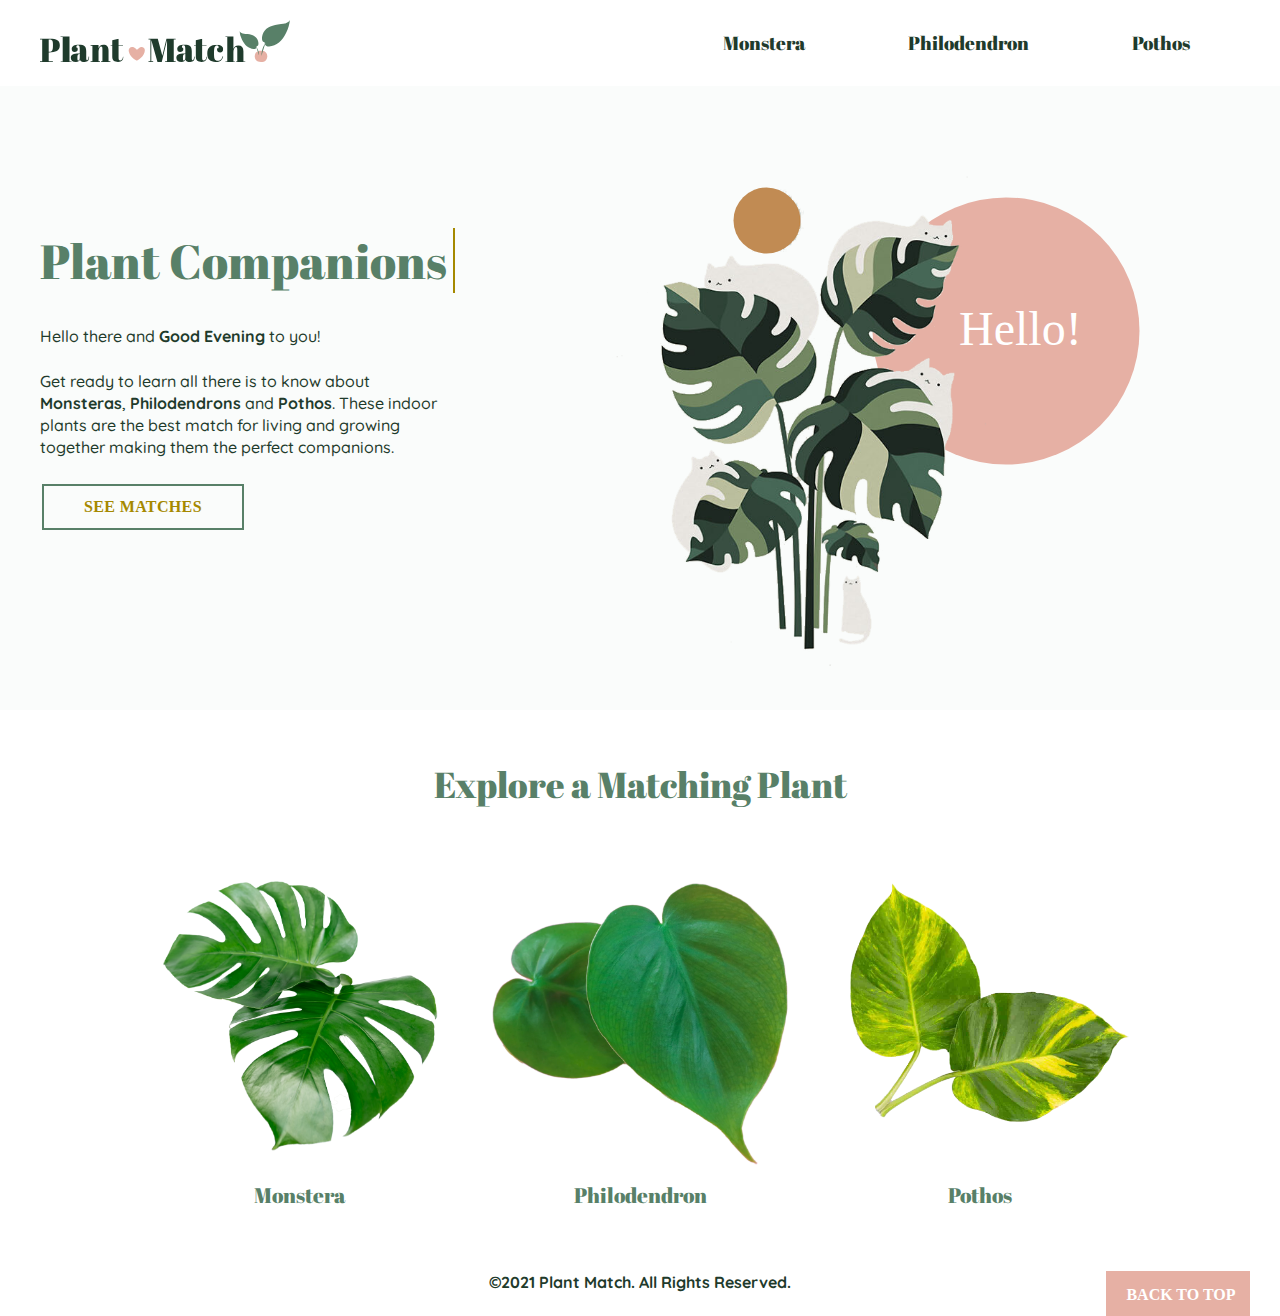
<file: index.html>
<!DOCTYPE html>
<html lang="en">

<!--Plant Match - Home-->
<!--Copy Sources: https://bloomscape.com/plant-care-guide/monstera/#g2
    https://thehealthyhouseplant.com/diagnosing-your-monstera-deliciosa-whats-wrong-and-what-can-you-do/
    https://bloomsprouts.com/monstera-care/#grow
    https://www.floradelaterre.com/monstera-companion-plants/
    https://bloomscape.com/plant-care-guide/philodendron/
    https://www.thesill.com/blogs/plants-101/how-to-care-for-golden-pothos-epipremnum-aureum
    https://extension.psu.edu/philodendron-diseases
    https://www.thespruce.com/grow-philodendron-houseplants-1902768-->

<head>
    <title>Plant Match - Home</title>
    <link rel="shortcut icon" type="image/jpg" href="images/icon-favicon.svg" />

    <meta name="viewport" content="width=device-width, initial-scale=0.86, maximum-scale=5.0, minimum-scale=0.86">

    <!--Style Sheet-->
    <link href="index.css" type="text/css" rel="stylesheet" />

    <!--JS-->
    <script type="text/javascript" src="index.js"></script>

    <!--Google Font Quicksand-->
    <link rel="preconnect" href="https://fonts.googleapis.com">
    <link rel="preconnect" href="https://fonts.gstatic.com" crossorigin>
    <link href="https://fonts.googleapis.com/css2?family=Quicksand:wght@400;500;700&display=swap" rel="stylesheet">
    <!--Google Font Abril Fatface-->
    <link rel="preconnect" href="https://fonts.googleapis.com">
    <link rel="preconnect" href="https://fonts.gstatic.com" crossorigin>
    <link href="https://fonts.googleapis.com/css2?family=Abril+Fatface&display=swap" rel="stylesheet">
    <!--Google Open Sans-->
    <link rel="preconnect" href="https://fonts.googleapis.com">
    <link rel="preconnect" href="https://fonts.gstatic.com" crossorigin>
    <link href="https://fonts.googleapis.com/css2?family=Open+Sans:wght@400;500;700&display=swap" rel="stylesheet">
</head>

<!-- Navigation Bar Section -->

<body id="top">

    <div id="mon"></div>
    <div class="box-header">
        <header>
            <!--Original Logo Created In Adobe Illustrator-->
            <a href="index.html"><img src="images/icon-logo.svg" alt="Plant Match" class="logo" /></a>
            <nav>
                <a class="nav" href="monstera.html">Monstera</a>
                <a class="nav" href="philodendron.html">Philodendron</a>
                <a class="nav" href="pothos.html">Pothos</a>
            </nav>
        </header>
    </div>

    <!--Plant Companions-->
    <div><br></br></div>
    <div class="box-lightgreen">
        <div class="container">
            <div class="content">

                <h1 class="home">Plant Companions</h1>

                <p class="sub">
                    <script>
                        currentTime = new Date();
                        if (currentTime.getHours() < 12)
                            document.write("Hello there and <b>Good Morning</b> to you!");
                        else if (currentTime.getHours() < 17)
                            document.write("Hello there and <b>Good Afternoon</b> to you!");
                        else
                            document.write("Hello there and <b>Good Evening</b> to you!");
                    </script><br></br>
                    Get ready to learn all there is to know about <b>Monsteras</b>, <b>Philodendrons</b> and
                    <b>Pothos</b>. These indoor plants
                    are the best match for living and growing together making them the perfect companions.
                    <br></br>
                    <a href="#exp"><button>SEE MATCHES</button></a>
            </div>

            <!--Image Source: https://www.boredpanda.com/illustrations-cats-monstera-plant-meowstera-lim-heng-swee/?utm_source=google&utm_medium=organic&utm_campaign=organic -->
            <div class="image"><img id="image" src="images/image-hero-home.svg" alt="Cat and Plant"
                    title="&copy;Lim Heng Swee" /></div>
            <script>
                document.querySelector('#image').addEventListener('mouseover', e => {
                    e.target.src = "images/image-hero-home-hover.svg";
                });
            </script>

        </div>
    </div>

    <!-- Explore a Matching Plant -->
    <div id="exp" class="container">
        <h2 style="text-align: center;">Explore a Matching Plant</h2><br></br>
    </div>
    <!-- Image Source: https://unsplash.com/photos/JKnETI-aoXI, https://www.floradelaterre.com/pothos-leaves-curling/ and https://www.etsy.com/listing/792141684/heart-leaf-philodendron-cutting-unrooted -->
    <div class="grid">
        <div><a class="tile" href="monstera.html"><img href="monstera.html" src="images/tile-monstera.svg"
                    alt="Monstera Leaves" /><br>Monstera</a>
        </div>
        <div><a class="tile" href="philodendron.html"><img href="philodendron.html" src="images/tile-philodendron.svg"
                    alt="Philodendron Leaves" /><br>Philodendron</a>
        </div>
        <div><a class="tile" href="pothos.html"><img href="pothos.html" src="images/tile-pothos.svg"
                    alt="Pothos Leaves" /><br>Pothos</a>
        </div>
    </div>

    <br></br>
    <div id="yourPlant"></div>
    <!--Footer Section-->
    <footer>
        <a href="#top"><img src="images/icon-top.svg" class="top" /></a>
        <p class="copyright"> &#169;2021 Plant Match. All Rights Reserved.</p>
    </footer>

</body>

</html>
</file>
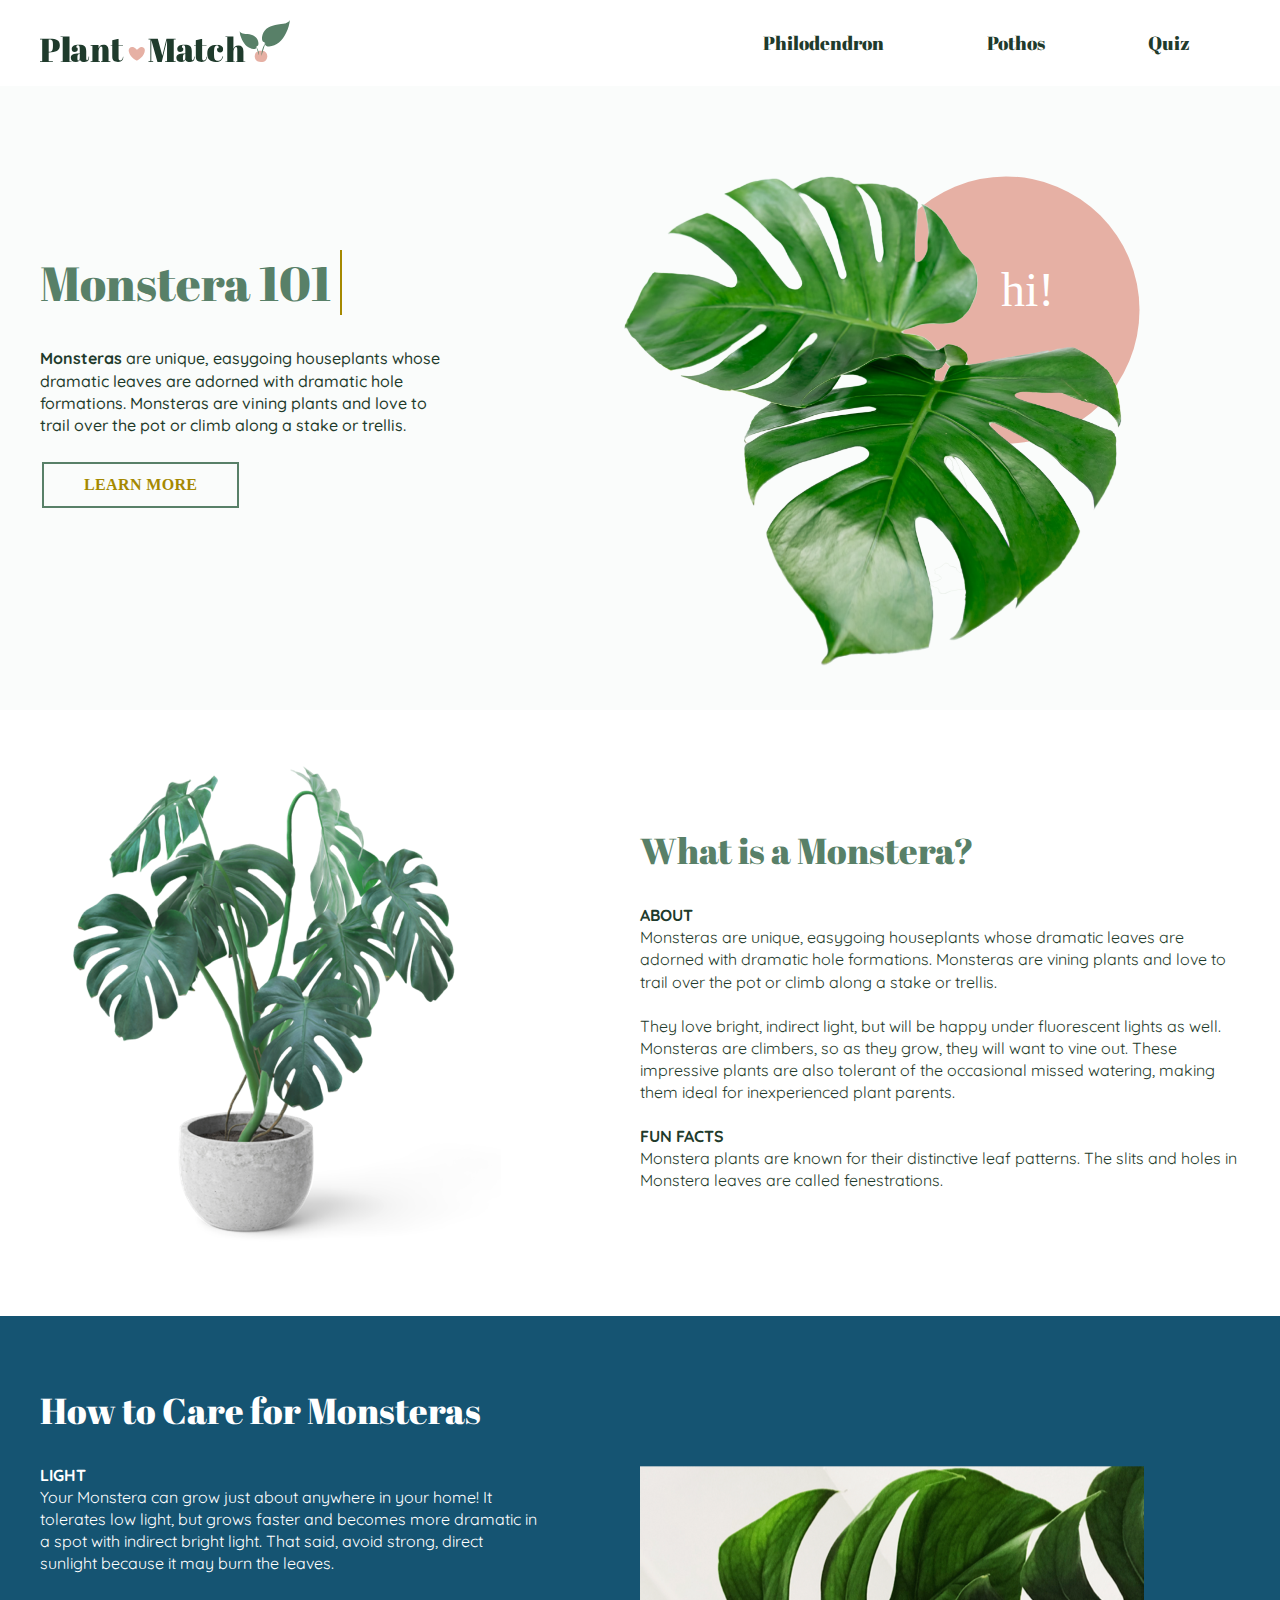
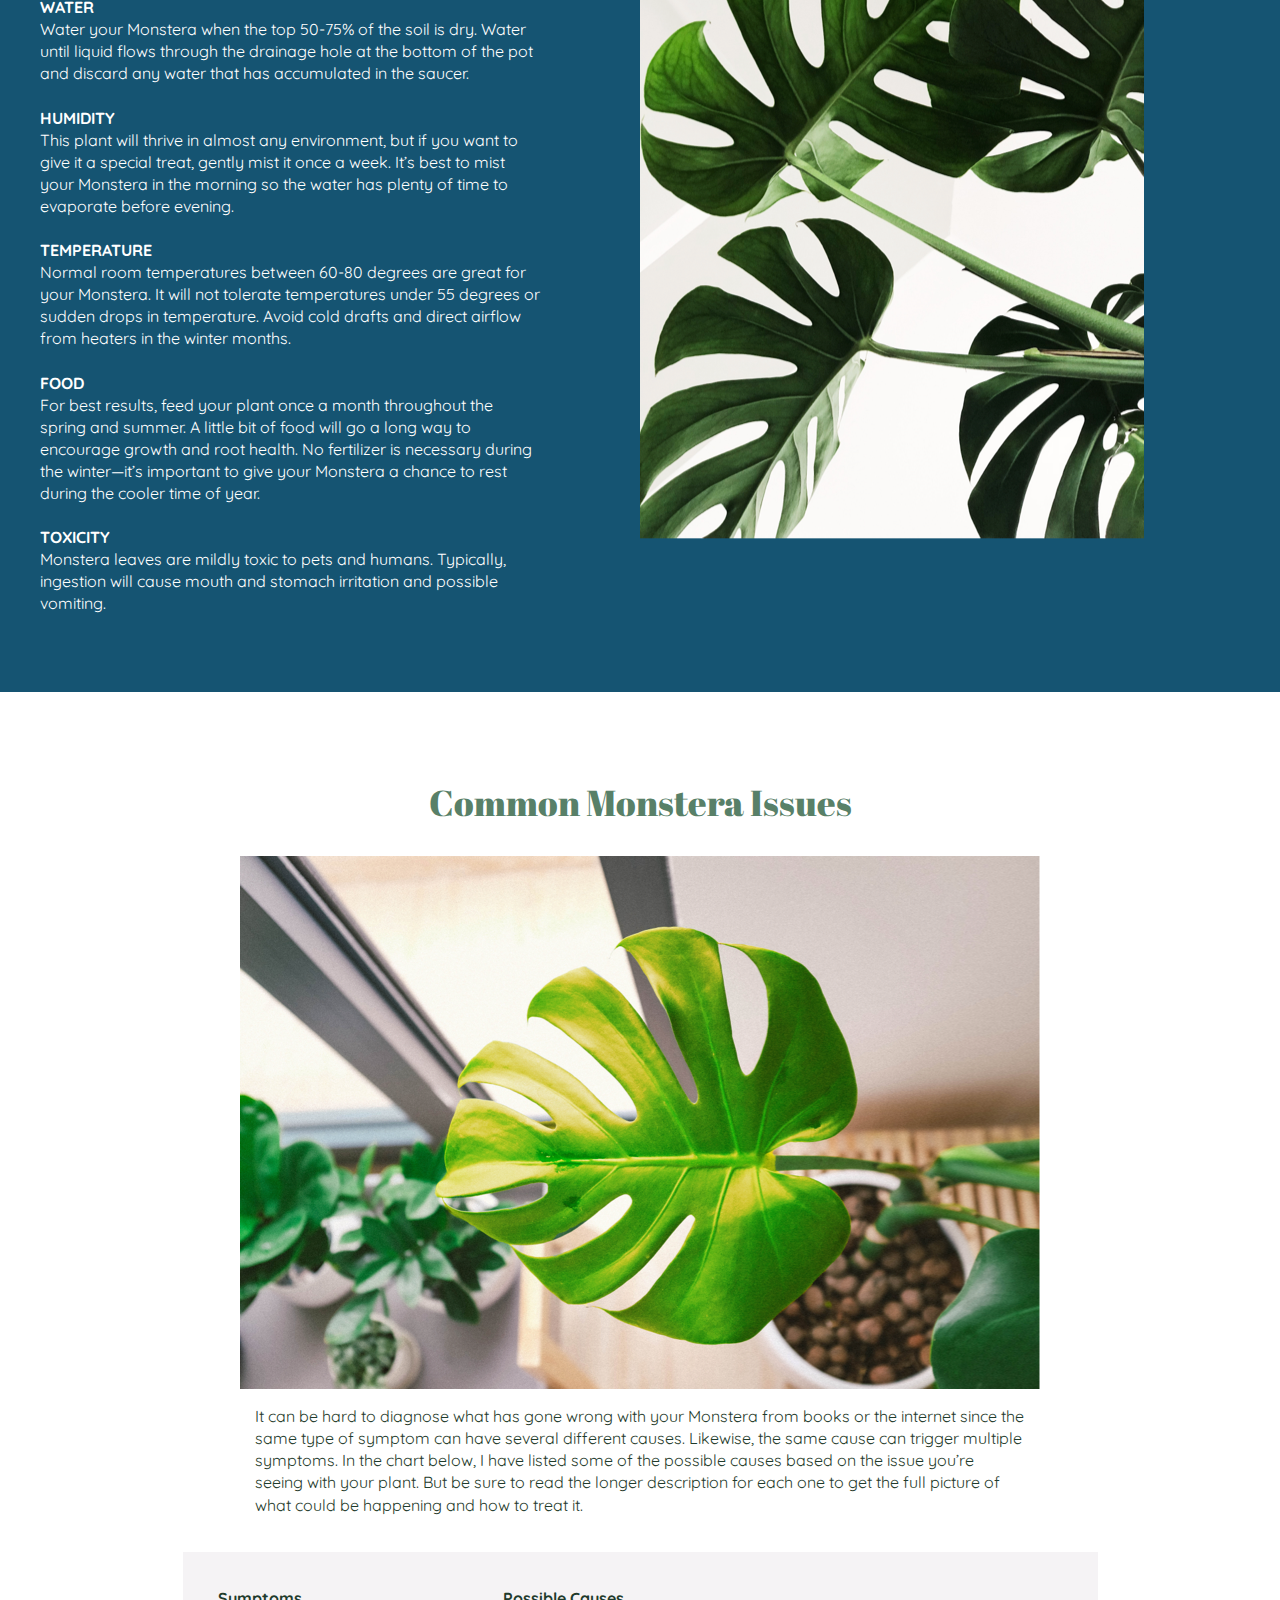
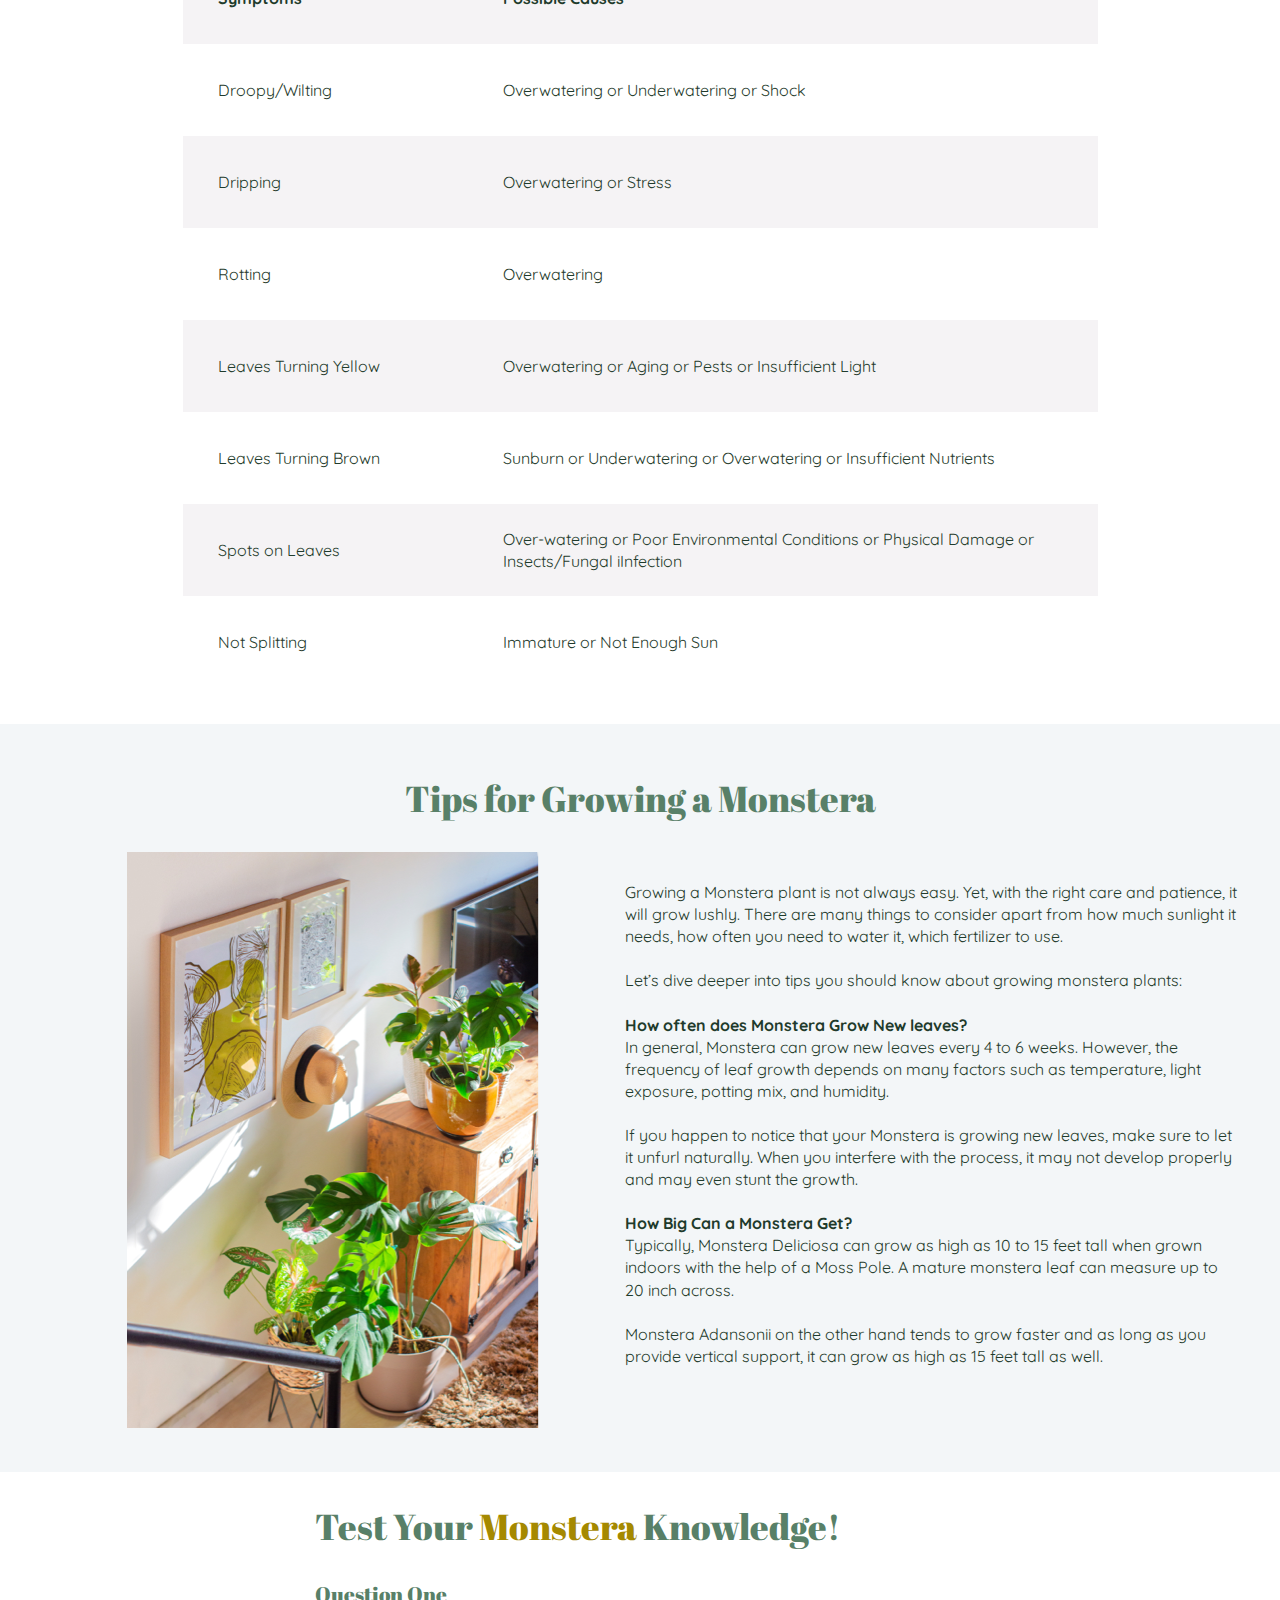
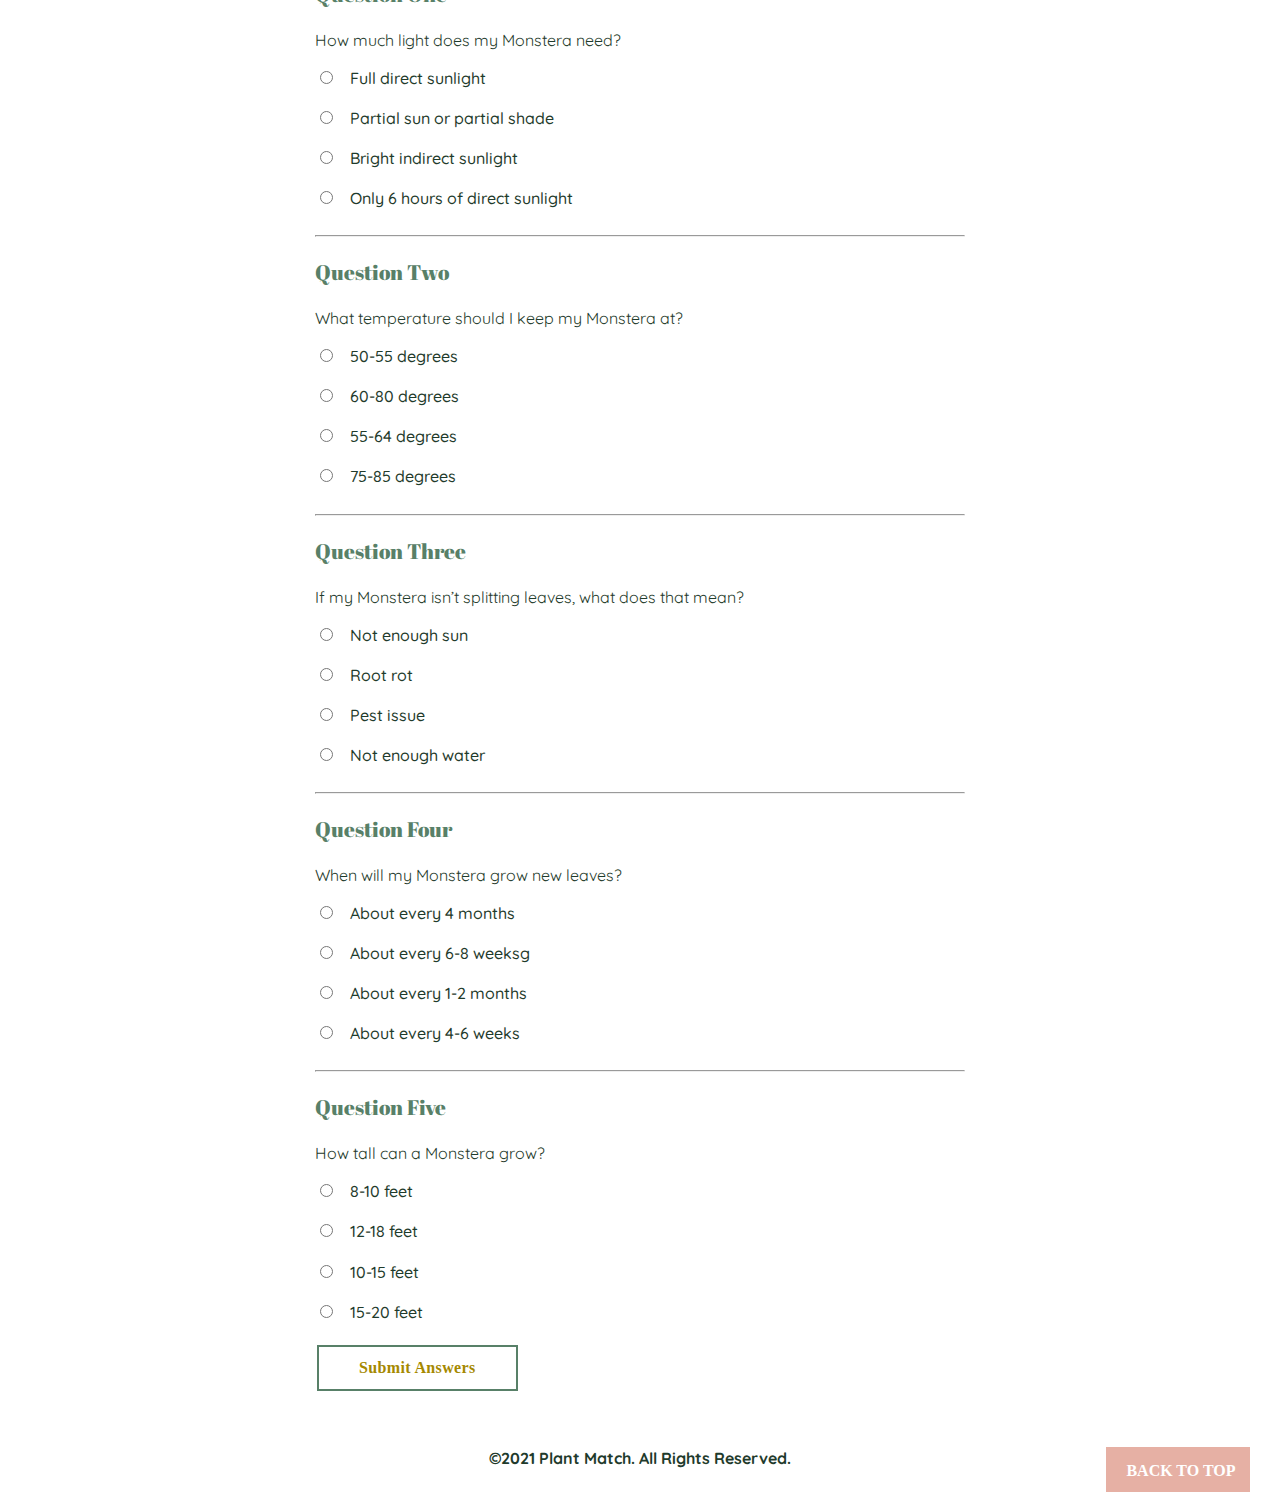
<file: monstera.html>
<!DOCTYPE html>
<html lang="en">

<!--Plant Match - Monstera-->
<!--Copy Sources: https://bloomscape.com/plant-care-guide/monstera/#g2
    https://thehealthyhouseplant.com/diagnosing-your-monstera-deliciosa-whats-wrong-and-what-can-you-do/
    https://bloomsprouts.com/monstera-care/#grow
    https://www.floradelaterre.com/monstera-companion-plants/
    https://bloomscape.com/plant-care-guide/philodendron/
    https://www.thesill.com/blogs/plants-101/how-to-care-for-golden-pothos-epipremnum-aureum
    https://extension.psu.edu/philodendron-diseases
    https://www.thespruce.com/grow-philodendron-houseplants-1902768-->

<head>
    <title>Plant Match - Monstera</title>
    <link rel="shortcut icon" type="image/jpg" href="images/icon-favicon.svg" />

    <meta name="viewport" content="width=device-width, initial-scale=0.86, maximum-scale=5.0, minimum-scale=0.86">

    <!--Style Sheet-->
    <link href="index.css" type="text/css" rel="stylesheet" />

    <!--JS-->
    <script type="text/javascript" src="index.js"></script>

    <!--Google Font Quicksand-->
    <link rel="preconnect" href="https://fonts.googleapis.com">
    <link rel="preconnect" href="https://fonts.gstatic.com" crossorigin>
    <link href="https://fonts.googleapis.com/css2?family=Quicksand:wght@400;500;700&display=swap" rel="stylesheet">
    <!--Google Font Abril Fatface-->
    <link rel="preconnect" href="https://fonts.googleapis.com">
    <link rel="preconnect" href="https://fonts.gstatic.com" crossorigin>
    <link href="https://fonts.googleapis.com/css2?family=Abril+Fatface&display=swap" rel="stylesheet">
    <!--Google Open Sans-->
    <link rel="preconnect" href="https://fonts.googleapis.com">
    <link rel="preconnect" href="https://fonts.gstatic.com" crossorigin>
    <link href="https://fonts.googleapis.com/css2?family=Open+Sans:wght@400;500;700&display=swap" rel="stylesheet">
</head>

<!-- Navigation Bar Section -->

<body id="top">

    <div id="mon"></div>
    <div class="box-header">
        <header>
            <!--Original Logo Created In Adobe Illustrator-->
            <a href="index.html"><img src="images/icon-logo.svg" alt="Plant Match" class="logo" /></a>
            <nav>
                <a class="nav" href="philodendron.html">Philodendron</a>
                <a class="nav" href="pothos.html">Pothos</a>
                <a class="nav" href="#quiz">Quiz</a>
            </nav>
        </header>
    </div>

    <!--Monstera 101-->
    <div><br></br></div>
    <div class="box-lightgreen">
        <div class="container">

            <div class="content">

                <h1 class="monstera">Monstera 101</h1>
                <p class="sub"><b>Monsteras</b> are unique, easygoing houseplants whose dramatic leaves are adorned with
                    dramatic hole formations. Monsteras are vining plants and love to trail over the pot or climb along
                    a stake or trellis.
                    <br></br>
                    <a href="#what"><button>LEARN MORE</button></a>
            </div>
            <!--Image Source: https://unsplash.com/photos/JKnETI-aoXI and https://www.boredpanda.com/illustrations-cats-monstera-plant-meowstera-lim-heng-swee/?utm_source=google&utm_medium=organic&utm_campaign=organic -->
            <div id="image" class="image"><img src="images/image-hero-monstera.svg" alt="Large Monstera Leaves"
                    title="&copy;Lim Heng Swee" /></div>
            <script>
                document.querySelector('#image').addEventListener('mouseover', e => {
                    e.target.src = "images/image-hero-monstera-hover.svg";
                });
            </script>
        </div>
    </div>

    <!--What is a Monstera?-->
    <div id="what"><br></br></div>
    <div>
        <div class="container">
            <div class="image-2"><img src="images/image-what-monstera.png" alt="Monstera in Pot"
                    title="&copy;Francesca Romana Rossi" /></div>
            <div class="content-2">
                <h2>What is a Monstera?</h2>
                <p><b>ABOUT</b><br>
                    Monsteras are unique, easygoing houseplants whose dramatic leaves are adorned with dramatic hole
                    formations.
                    Monsteras are vining plants and love to trail over the pot or climb along a stake or
                    trellis.<br></br>

                    They love bright, indirect light, but will be happy under fluorescent lights as well. Monsteras are
                    climbers, so as they grow, they will want to vine out.
                    These impressive plants are also tolerant of the occasional missed watering, making them ideal for
                    inexperienced plant parents.<br></br>

                    <b>FUN FACTS</b><br>
                    Monstera plants are known for their distinctive leaf patterns. The slits and holes in Monstera
                    leaves are called fenestrations.
                    <br></br>
            </div>
        </div>
    </div>

    <!--How to Care for Monsteras-->
    <div><br></br></div>
    <div class="box-seablue">
        <div class="container">
            <div class="content-3">
                <h2 style="color: white;">How to Care for Monsteras</h2>
                <p style="color: white;">
                    <b>LIGHT</b><br>
                    Your Monstera can grow just about anywhere in your home! It tolerates low light, but grows faster
                    and becomes more dramatic in a spot with indirect bright light.
                    That said, avoid strong, direct sunlight because it may burn the leaves.<br></br>

                    <b>WATER</b><br>
                    Water your Monstera when the top 50-75% of the soil is dry. Water until liquid flows through the
                    drainage hole at the bottom of the pot and discard any water that has accumulated in the
                    saucer.<br></br>

                    <b>HUMIDITY</b><br>
                    This plant will thrive in almost any environment, but if you want to give it a special treat, gently
                    mist it once a week.
                    It’s best to mist your Monstera in the morning so the water has plenty of time to evaporate before
                    evening.<br></br>

                    <b>TEMPERATURE</b><br>
                    Normal room temperatures between 60-80 degrees are great for your Monstera. It will not tolerate
                    temperatures under 55 degrees or sudden drops in temperature.
                    Avoid cold drafts and direct airflow from heaters in the winter months.<br></br>

                    <b>FOOD</b><br>
                    For best results, feed your plant once a month throughout the spring and summer. A little bit of
                    food will go a long way to encourage growth and root health.
                    No fertilizer is necessary during the winter—it’s important to give your Monstera a chance to rest
                    during the cooler time of year.<br></br>

                    <b>TOXICITY</b><br>
                    Monstera leaves are mildly toxic to pets and humans. Typically, ingestion will cause mouth and
                    stomach irritation and possible vomiting.
                    <br></br>

            </div>
            <!--Image Source: https://unsplash.com/photos/70l1tDAI6rM -->
            <div class="image-3"><img src="images/image-how-monstera.png" alt="Behind the Leaves"
                    title="&copy;Chris Lee" />
            </div>
        </div>
    </div>

    <div><br></br></div>

    <!-- Common Monstera Issues -->
    <div class="container">

        <h2 style="text-align: center;">Common Monstera Issues</h2><br></br>
        <!--Image Source: https://unsplash.com/photos/F0DCurdmYCQ -->
        <img class="center" src="images/image-issues-monstera.png" alt="Top Down Monstera" title="&copy;Huy Phan" />
        <p style="width: 770px;">
            It can be hard to diagnose what has gone wrong with your Monstera from books or the internet since the same
            type of symptom can have several different causes.
            Likewise, the same cause can trigger multiple symptoms. In the chart below, I have listed some of the
            possible causes based on the issue you’re seeing with your plant.
            But be sure to read the longer description for each one to get the full picture of what could be happening
            and how to treat it.
        </p>
    </div>
    <table>
        <tr>
            <th style="font-weight: bold;">Symptoms</th>
            <td style="font-weight: bold;">Possible Causes</td>
        </tr>
        <tr>
            <th style="background-color: white;">Droopy/Wilting</th>
            <td style="background-color: white;">Overwatering or Underwatering or Shock</td>
        </tr>
        <tr>
            <th>Dripping</th>
            <td>Overwatering or Stress</td>
        </tr>
        <tr>
            <th style="background-color: white;">Rotting</th>
            <td style="background-color: white;">Overwatering</td>
        </tr>
        <tr>
            <th>Leaves Turning Yellow</th>
            <td>Overwatering or Aging or Pests or Insufficient Light</td>
        </tr>
        <tr>
            <th style="background-color: white;">Leaves Turning Brown</th>
            <td style="background-color: white;">Sunburn or Underwatering or Overwatering or Insufficient Nutrients</td>
        </tr>
        <tr>
            <th>Spots on Leaves</th>
            <td>Over-watering or Poor Environmental Conditions or Physical Damage or Insects/Fungal iInfection</td>
        </tr>
        <tr>
            <th style="background-color: white;">Not Splitting</th>
            <td style="background-color: white;">Immature or Not Enough Sun</td>
        </tr>
    </table>
    </div>

    <!--Tips for Growing a Monstera-->
    <div><br></br></div>
    <div class="box-lightblue">
        <h2 style="text-align: center;">Tips for Growing a Monstera</h2>
        <div class="container">
            <!--Image Source: https://unsplash.com/photos/D9-ZqjJeiMM -->
            <div class="image-4"><img src="images/image-tips-monstera.png" alt="Monstera Getting Sun"
                    title="&copy;Rui Silvestre" /></div>
            <div class="content-4">
                <p>Growing a Monstera plant is not always easy. Yet, with the right care and patience, it will grow
                    lushly.
                    There are many things to consider apart from how much sunlight it needs, how often you need to water
                    it, which fertilizer to use.<br></br>

                    Let’s dive deeper into tips you should know about growing monstera plants:<br></br>

                    <b>How often does Monstera Grow New leaves?</b><br>
                    In general, Monstera can grow new leaves every 4 to 6 weeks. However, the frequency of leaf growth
                    depends on many factors such as temperature, light exposure, potting mix, and humidity.<br></br>

                    If you happen to notice that your Monstera is growing new leaves, make sure to let it unfurl
                    naturally. When you interfere with the process, it may not develop properly and may even stunt the
                    growth.<br></br>

                    <b>How Big Can a Monstera Get?</b><br>
                    Typically, Monstera Deliciosa can grow as high as 10 to 15 feet tall when grown indoors with the
                    help of a Moss Pole. A mature monstera leaf can measure up to 20 inch across.<br></br>

                    Monstera Adansonii on the other hand tends to grow faster and as long as you provide vertical
                    support, it can grow as high as 15 feet tall as well.
                </p>
                <br id="quiz"></br>
            </div>
        </div>
    </div>
    <div></div>

    <!--Test Your Monstera Knowledge-->
    <form class="container-quiz" name="quiz">
        <h2>Test Your <span class="color-word">Monstera</span> Knowledge!</h2>

        <h3>Question One</h3>
        <p>How much light does my Monstera need?</p>
        <input type="radio" id="Full-direct-sunlight" name="questionOne" value="Full direct sunlight">
        <label for="Full-direct-sunlight">Full direct sunlight</label><br><br>

        <input type="radio" id="Partial-sun-or-partial shade" name="questionOne" value="Partial sun or partial shade">
        <label for="Partial-sun-or-partial shade">Partial sun or partial shade</label><br><br>

        <input type="radio" id="Yes" name="questionOne" value="Bright indirect sunlight">
        <label for="Bright-indirect-sunlight">Bright indirect sunlight</label><br><br>

        <input type="radio" id="Only-6-hours-of-direct-sunlight" name="questionOne"
            value="Only 6 hours of direct sunlight">
        <label for="Only-6-hours-of-direct-sunlight">Only 6 hours of direct sunlight</label><br><br>
        <hr>

        <h3>Question Two</h3>
        <p>What temperature should I keep my Monstera at?</p>
        <input type="radio" id="50-55-degrees" name="questionTwo" value="50-55 degrees">
        <label for="50-55-degree">50-55 degrees</label><br><br>

        <input type="radio" id="60-80-degrees" name="questionTwo" value="60-80 degrees">
        <label for="60-80-degrees">60-80 degrees</label><br><br>

        <input type="radio" id="55-64-degrees" name="questionTwo" value="55-64 degrees">
        <label for="55-64-degrees">55-64 degrees</label><br><br>

        <input type="radio" id="75-85-degrees" name="questionTwo" value="75-85 degrees">
        <label for="75-85-degrees">75-85 degrees</label><br><br>
        <hr>

        <h3>Question Three</h3>
        <p>If my Monstera isn’t splitting leaves, what does that mean?</p>
        <input type="radio" id="Not-enough-sun" name="questionThree" value="Not enough sun">
        <label for="Not-enough-sun">Not enough sun</label><br><br>

        <input type="radio" id="Root-rot" name="questionThree" value="Root rot">
        <label for="Root-rot">Root rot</label><br><br>

        <input type="radio" id="Pest-issue" name="questionThree" value="Pest issue">
        <label for="Pest-issue">Pest issue</label><br><br>

        <input type="radio" id="Not-enough-water" name="questionThree" value="Not enough water">
        <label for="Not-enough-water">Not enough water</label><br><br>
        <hr>

        <h3>Question Four</h3>
        <p>When will my Monstera grow new leaves?</p>
        <input type="radio" id="About-every-4-months" name="questionFour" value="About every 4 months">
        <label for="About-every-4-months">About every 4 months</label><br><br>

        <input type="radio" id="About-every-6-8-weeks" name="questionFour" value="About every 6-8 weeks">
        <label for="About-every-6-8-weeks">About every 6-8 weeksg</label><br><br>

        <input type="radio" id="About-every-1-2-months" name="questionFour" value="About every 1-2 months">
        <label for="About-every-1-2-months">About every 1-2 months</label><br><br>

        <input type="radio" id="About-every-4-6-weeks" name="questionFour" value="About every 4-6 weeks">
        <label for="About-every-4-6-weeks">About every 4-6 weeks</label><br><br>
        <hr>

        <h3>Question Five</h3>
        <p>How tall can a Monstera grow?</p>
        <input type="radio" id="8-10-feet" name="questionFive" value="8-10 feet">
        <label for="8-10-feet">8-10 feet</label><br><br>

        <input type="radio" id="12-18-feet" name="questionFive" value="12-18 feet">
        <label for="12-18-feet">12-18 feet</label><br><br>

        <input type="radio" id="10-15-feet" name="questionFive" value="10-15 feet">
        <label for="10-15-feet">10-15 feet</label><br><br>

        <input type="radio" id="15-20-feet" name="questionFive" value="15-20 feet">
        <label for="15-20-feet">15-20 feet</label><br><br>

        <input class="input" type="button" name="Submit Answers" value="Submit Answers"
            onclick="checkMonstera()">&nbsp;&nbsp;
        <p class="results" id="results"></p>
    </form>

    <br></br>

    <!--Footer Section-->
    <footer>
        <a href="#top"><img src="images/icon-top.svg" class="top" /></a>
        <p class="copyright"> &#169;2021 Plant Match. All Rights Reserved.</p>
    </footer>

</body>

</html>
</file>
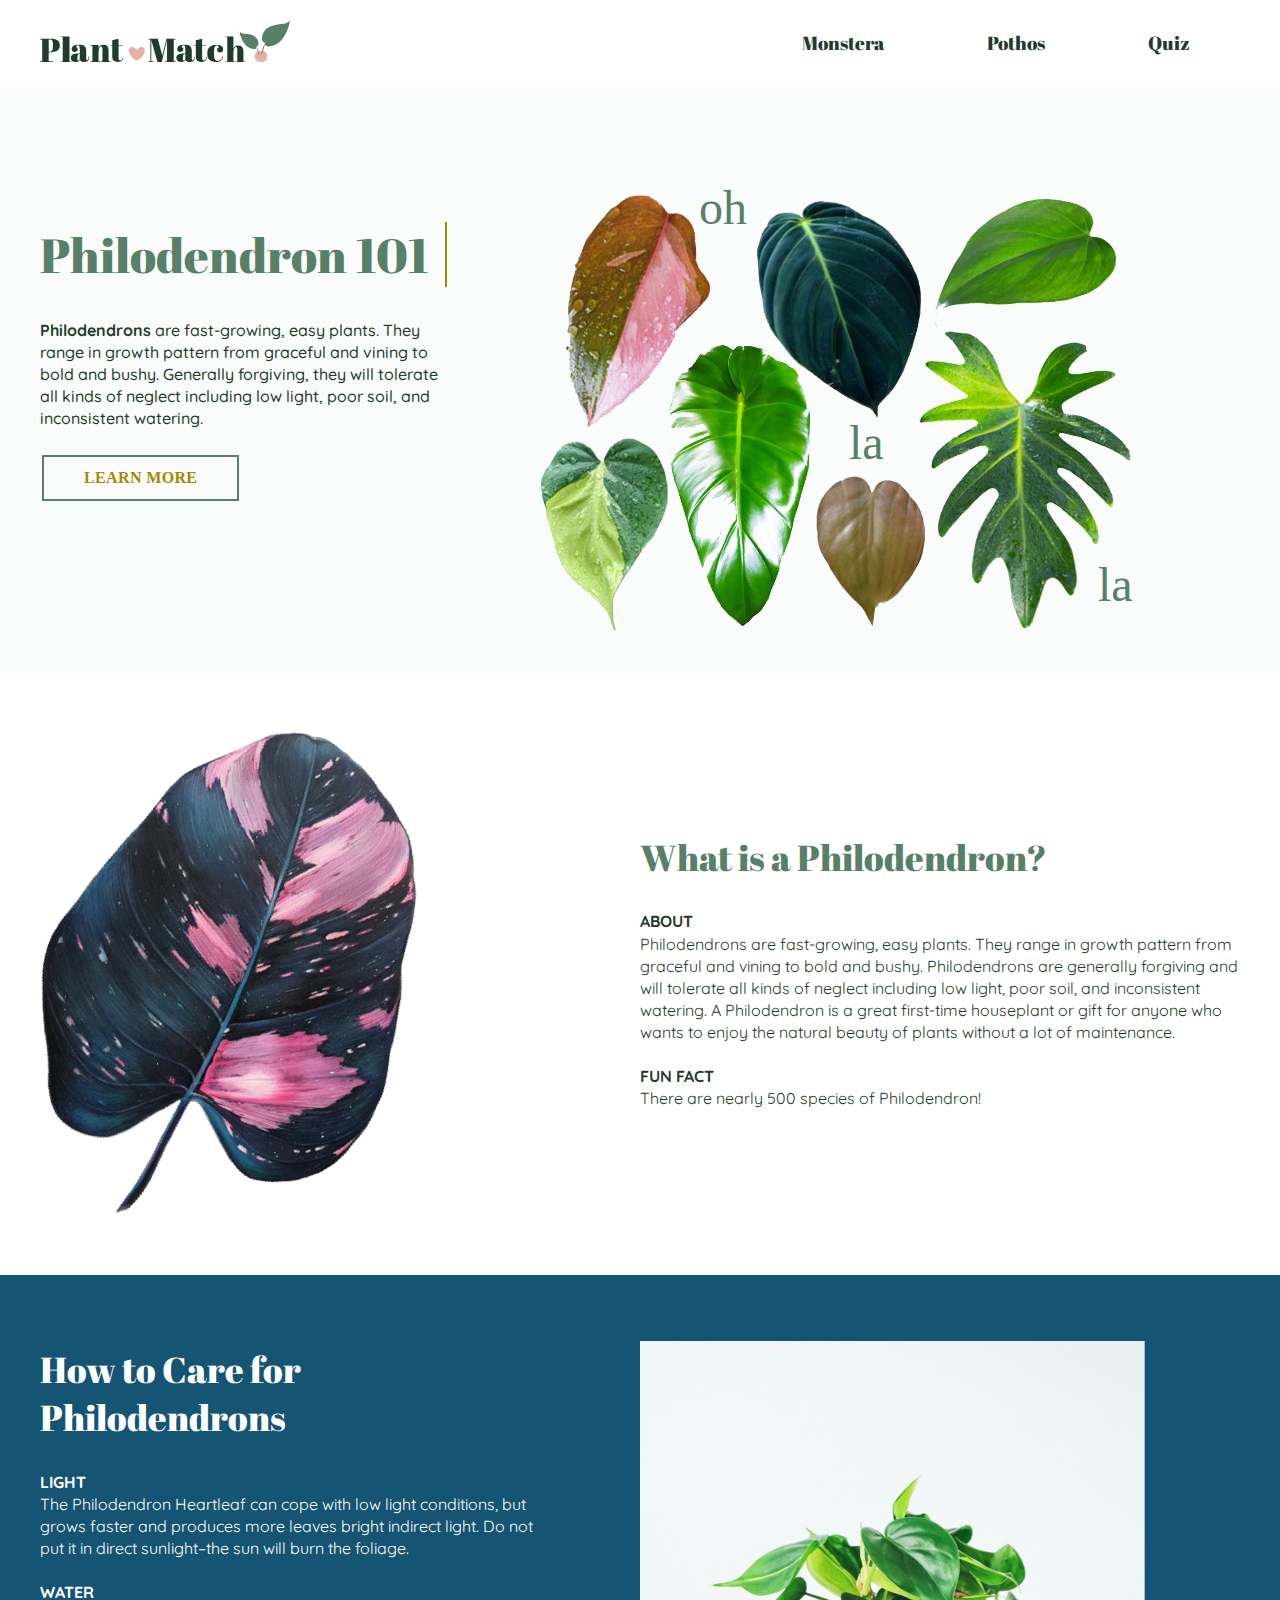
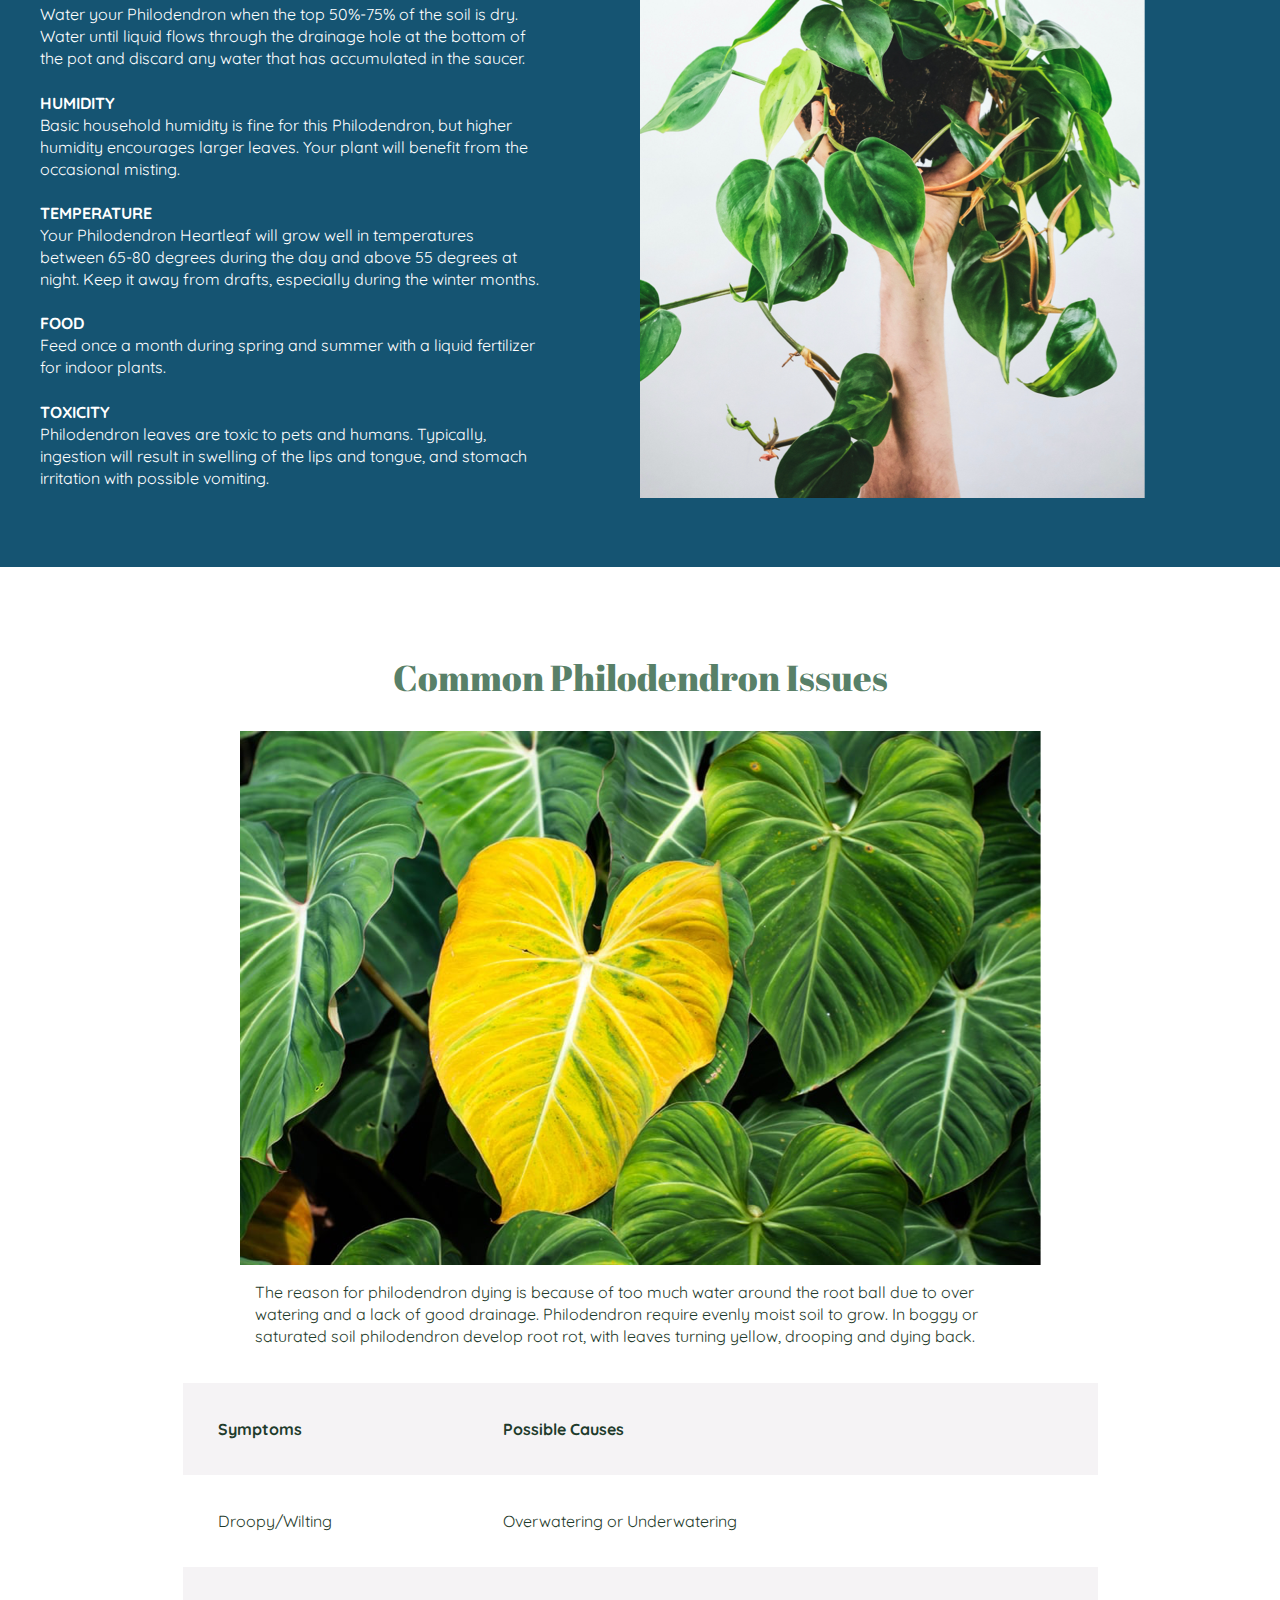
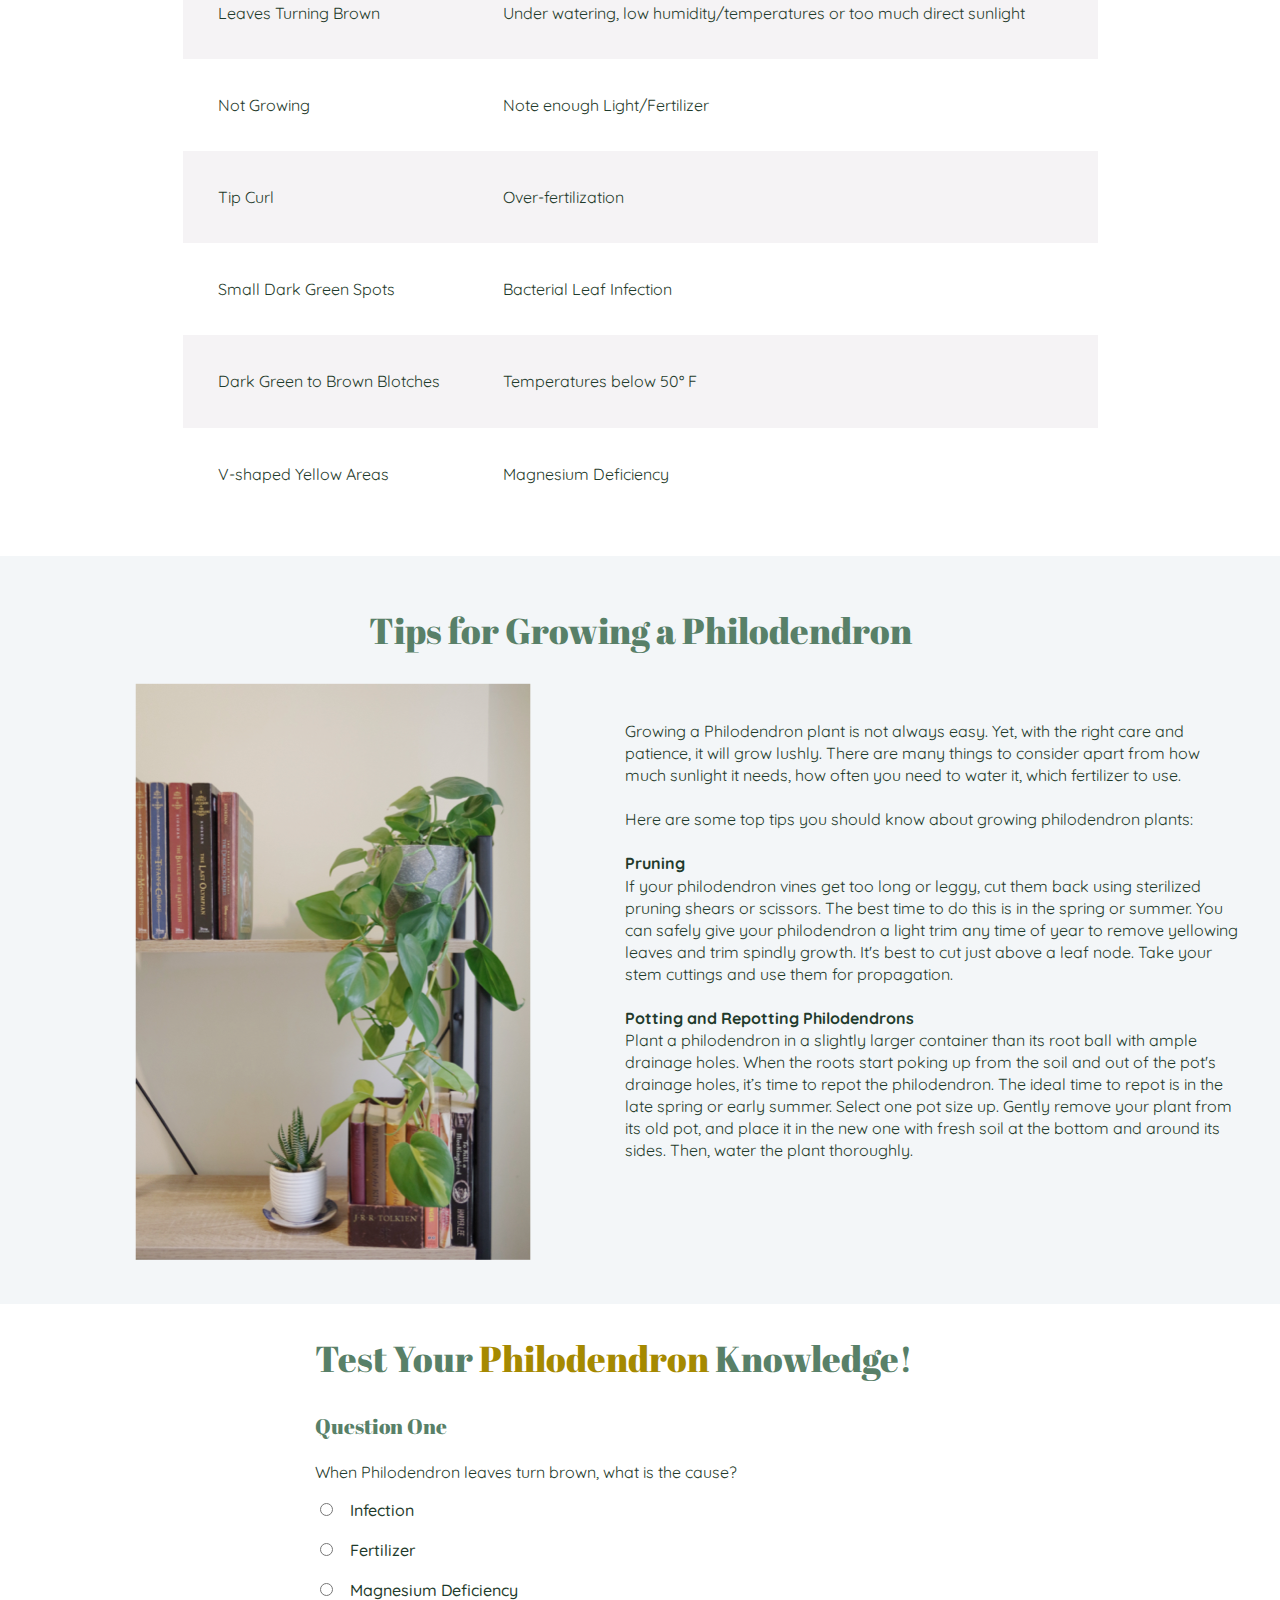
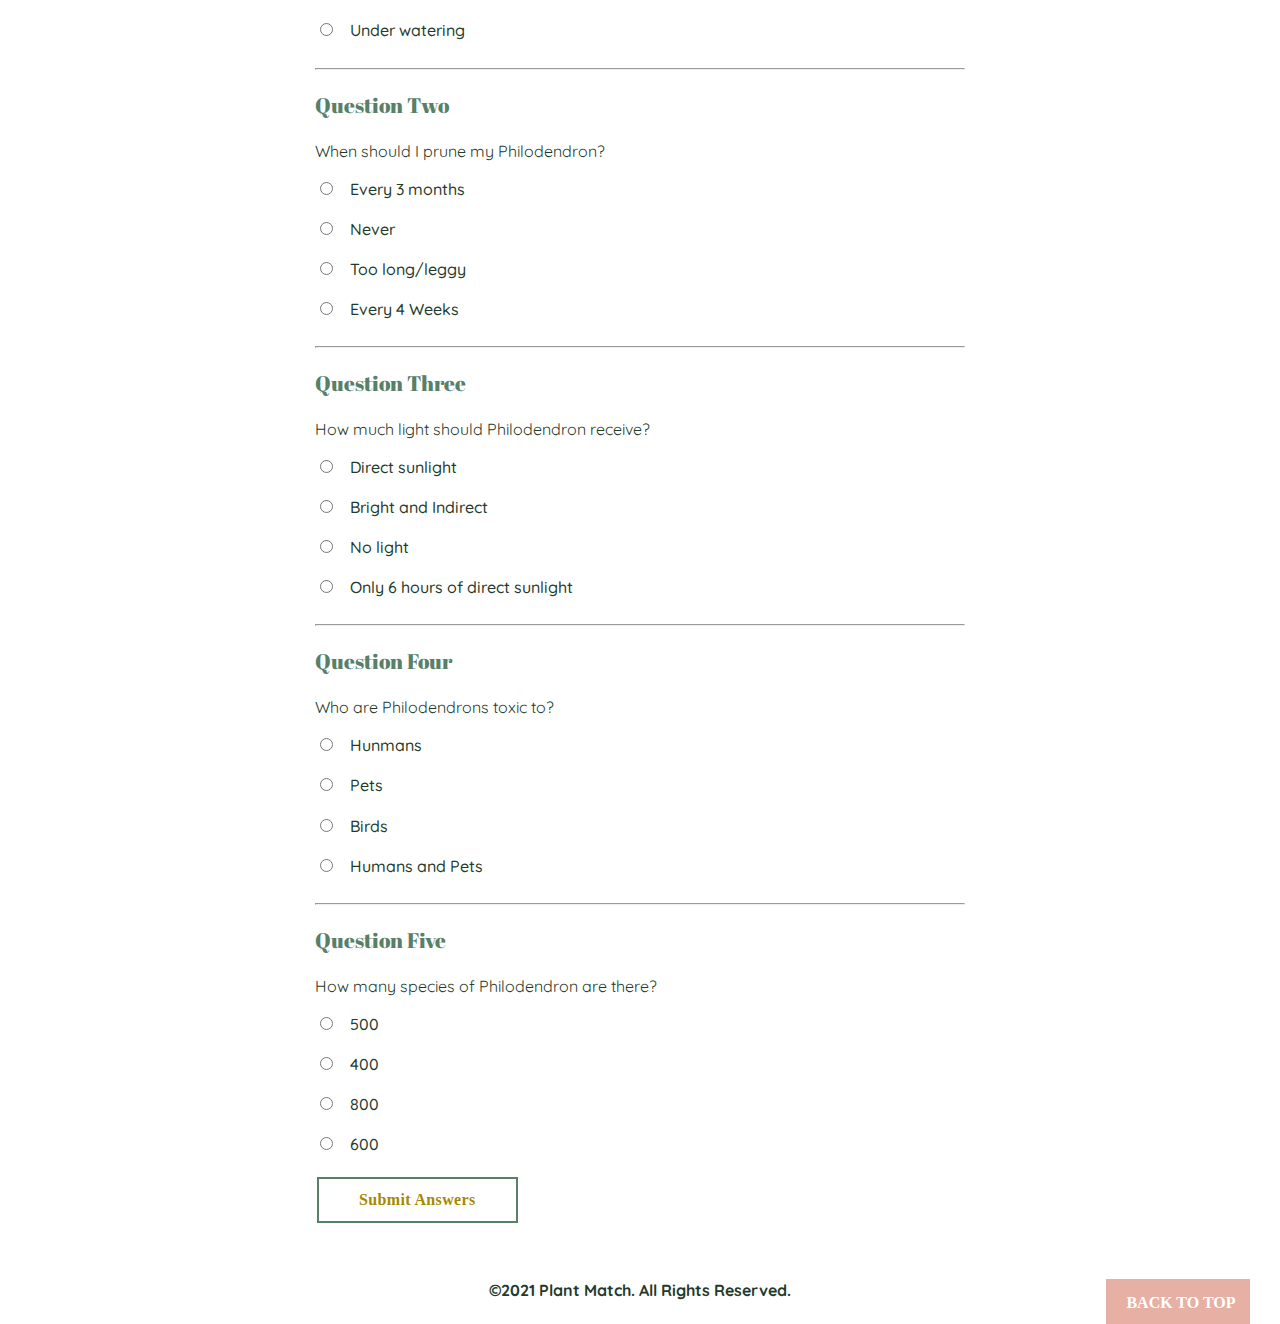
<file: philodendron.html>
<!DOCTYPE html>
<html lang="en">

<!--Plant Match - Philodendron-->
<!--Copy Sources: https://bloomscape.com/plant-care-guide/monstera/#g2
    https://thehealthyhouseplant.com/diagnosing-your-monstera-deliciosa-whats-wrong-and-what-can-you-do/
    https://bloomsprouts.com/monstera-care/#grow
    https://www.floradelaterre.com/monstera-companion-plants/
    https://bloomscape.com/plant-care-guide/philodendron/
    https://www.thesill.com/blogs/plants-101/how-to-care-for-golden-pothos-epipremnum-aureum
    https://extension.psu.edu/philodendron-diseases
    https://www.thespruce.com/grow-philodendron-houseplants-1902768-->

<head>
    <title>Plant Match - Philodendron</title>
    <link rel="shortcut icon" type="image/jpg" href="images/icon-favicon.svg" />

    <meta name="viewport" content="width=device-width, initial-scale=0.86, maximum-scale=5.0, minimum-scale=0.86">

    <!--Style Sheet-->
    <link href="index.css" type="text/css" rel="stylesheet" />

    <!--JS-->
    <script type="text/javascript" src="index.js"></script>

    <!--Google Font Quicksand-->
    <link rel="preconnect" href="https://fonts.googleapis.com">
    <link rel="preconnect" href="https://fonts.gstatic.com" crossorigin>
    <link href="https://fonts.googleapis.com/css2?family=Quicksand:wght@400;500;700&display=swap" rel="stylesheet">
    <!--Google Font Abril Fatface-->
    <link rel="preconnect" href="https://fonts.googleapis.com">
    <link rel="preconnect" href="https://fonts.gstatic.com" crossorigin>
    <link href="https://fonts.googleapis.com/css2?family=Abril+Fatface&display=swap" rel="stylesheet">
    <!--Google Open Sans-->
    <link rel="preconnect" href="https://fonts.googleapis.com">
    <link rel="preconnect" href="https://fonts.gstatic.com" crossorigin>
    <link href="https://fonts.googleapis.com/css2?family=Open+Sans:wght@400;500;700&display=swap" rel="stylesheet">
</head>

<!-- Navigation Bar Section -->

<body id="top">
    <div id="mon"></div>
    <div class="box-header">
        <header>
            <!--Original Logo Created In Adobe Illustrator-->
            <a href="index.html"><img src="images/icon-logo.svg" alt="Plant Match" class="logo" /></a>
            <nav>
                <a class="nav" href="monstera.html">Monstera</a>
                <a class="nav" href="pothos.html">Pothos</a>
                <a class="nav" href="#quiz">Quiz</a>
            </nav>
        </header>
    </div>

    <!--Philodendron 101-->
    <div><br></br></div>
    <div class="box-lightgreen">
        <div class="container">

            <div class="content">

                <h1 class="phil">Philodendron 101</h1>
                <p class="sub"><b>Philodendrons</b> are fast-growing, easy plants. They range in growth pattern from
                    graceful
                    and vining to bold and bushy. Generally forgiving, they will tolerate all kinds of
                    neglect including low light, poor soil, and inconsistent watering.
                    <br></br>
                    <a href="#what"><button>LEARN MORE</button></a>
            </div>
            <!--Image Source: https://www.plantindex.com/philodendron-types/ -->
            <div id="image" class="image"><img src="images/image-hero-philodendron.svg"
                    alt="Various Philodendron Leaves" title="&copy;PlantIndex.com" /></div>
            <script>
                document.querySelector('#image').addEventListener('mouseover', e => {
                    e.target.src = "images/image-hero-philodendron-hover.svg";
                });
            </script>
        </div>
    </div>

    <!--What is a Philodendron?-->
    <div id="what"><br></br></div>
    <div>
        <div class="container">
            <!-- Image Source: https://www.etsy.com/listing/647345384/philodendron-pink-princess-colored -->
            <div class="image-2"><img src="images/image-what-philodendron.png" alt="Pink Philodendron Leaf"
                    title="&copy;HeadspaceIllustrates" /></div>
            <div class="content-2">
                <h2>What is a Philodendron?</h2>
                <p><b>ABOUT</b><br>
                    Philodendrons are fast-growing, easy plants. They range in growth pattern from graceful and vining
                    to bold and bushy. Philodendrons are generally forgiving and will tolerate all kinds of neglect
                    including low light, poor soil, and inconsistent watering. A Philodendron is a great first-time
                    houseplant or gift for anyone who wants to enjoy the natural beauty of plants without a lot of
                    maintenance.<br></br>

                    <b>FUN FACT</b><br>
                    There are nearly 500 species of Philodendron!
                    <br></br>
            </div>
        </div>
    </div>

    <!--How to Care for Philodendrons-->
    <div><br></br></div>
    <div class="box-seablue">
        <div class="container">
            <div class="content-3">
                <h2 style="color: white;">How to Care for Philodendrons</h2>
                <p style="color: white;">
                    <b>LIGHT</b><br>
                    The Philodendron Heartleaf can cope with low light conditions, but grows faster and produces more
                    leaves bright indirect light. Do not put it in direct sunlight–the sun will burn the
                    foliage.<br></br>

                    <b>WATER</b><br>
                    Water your Philodendron when the top 50%-75% of the soil is dry. Water until liquid flows through
                    the drainage hole at the bottom of the pot and discard any water that has accumulated in the
                    saucer.<br></br>

                    <b>HUMIDITY</b><br>
                    Basic household humidity is fine for this Philodendron, but higher humidity encourages larger
                    leaves. Your plant will benefit from the occasional misting.<br></br>

                    <b>TEMPERATURE</b><br>
                    Your Philodendron Heartleaf will grow well in temperatures between 65-80 degrees during the day and
                    above 55 degrees at night. Keep it away from drafts, especially during the winter months.<br></br>

                    <b>FOOD</b><br>
                    Feed once a month during spring and summer with a liquid fertilizer for indoor plants.<br></br>

                    <b>TOXICITY</b><br>
                    Philodendron leaves are toxic to pets and humans. Typically, ingestion will result in swelling of
                    the lips and tongue, and stomach irritation with possible vomiting.
                    <br></br>

            </div>
            <!--Image Source: https://unsplash.com/photos/shAA_rxG2Yc-->
            <div class="image-3"><img src="images/image-how-philodendron.png"
                    alt="Hand Holding a Philodendron Scandens Brazil" title="&copy;Severin Candrian" />
            </div>
        </div>
    </div>

    <div><br></br></div>

    <!-- Common Philodendron Issues -->
    <div class="container">

        <h2 style="text-align: center;">Common Philodendron Issues</h2><br></br>
        <!--Image Source: https://www.hobbyplants.com/yellow-philodendron-leaves-reasons-treatments/ -->
        <img class="center" src="images/image-issues-philodendron.png" alt="Yellowing Philodendron"
            title="&copy;Victoria Wilson" />
        <p style="width: 770px;">
            The reason for philodendron dying is because of too much water around the root ball due to over watering and
            a lack of good drainage. Philodendron require evenly moist soil to grow. In boggy or saturated soil
            philodendron develop root rot, with leaves turning yellow, drooping and dying back.
        </p>
    </div>
    <table>
        <tr>
            <th style="font-weight: bold;">Symptoms</th>
            <td style="font-weight: bold;">Possible Causes</td>
        </tr>
        <tr>
            <th style="background-color: white;">Droopy/Wilting</th>
            <td style="background-color: white;">Overwatering or Underwatering</td>
        </tr>
        <tr>
            <th>Leaves Turning Brown</th>
            <td>Under watering, low humidity/temperatures or too much direct sunlight</td>
        </tr>
        <tr>
            <th style="background-color: white;">Not Growing</th>
            <td style="background-color: white;">Note enough Light/Fertilizer</td>
        </tr>
        <tr>
            <th>Tip Curl</th>
            <td>Over-fertilization</td>
        </tr>
        <tr>
            <th style="background-color: white;">Small Dark Green Spots</th>
            <td style="background-color: white;">Bacterial Leaf Infection</td>
        </tr>
        <tr>
            <th>Dark Green to Brown Blotches</th>
            <td>Temperatures below 50° F</td>
        </tr>
        <tr>
            <th style="background-color: white;">V-shaped Yellow Areas</th>
            <td style="background-color: white;">Magnesium Deficiency</td>
        </tr>
    </table>
    </div>

    <!--Tips for Growing a Philodendron-->
    <div><br></br></div>
    <div class="box-lightblue">
        <h2 style="text-align: center;">Tips for Growing a Philodendron</h2>
        <div class="container">
            <!--Image Source: https://unsplash.com/photos/o4JddHw5jC4 -->
            <div class="image-4"><img src="images/image-tips-philodendron.png" alt="Lush plant on bookshelf"
                    title="&copy;Jeanyn Santiano" /></div>
            <div class="content-4">
                <p>Growing a Philodendron plant is not always easy. Yet, with the right care and patience, it will grow
                    lushly.
                    There are many things to consider apart from how much sunlight it needs, how often you need to water
                    it, which fertilizer to use.<br></br>

                    Here are some top tips you should know about growing philodendron plants:<br></br>

                    <b>Pruning</b><br>
                    If your philodendron vines get too long or leggy, cut them back using sterilized pruning shears or
                    scissors. The best time to do this is in the spring or summer. You can safely give your philodendron
                    a light trim any time of year to remove yellowing leaves and trim spindly growth. It's best to cut
                    just above a leaf node. Take your stem cuttings and use them for propagation.<br></br>

                    <b>Potting and Repotting Philodendrons</b><br>
                    Plant a philodendron in a slightly larger container than its root ball with ample drainage holes.
                    When the roots start poking up from the soil and out of the pot's drainage holes, it’s time to repot
                    the philodendron. The ideal time to repot is in the late spring or early summer. Select one pot size
                    up. Gently remove your plant from its old pot, and place it in the new one with fresh soil at the
                    bottom and around its sides. Then, water the plant thoroughly.<br></br>

                    <br id="quiz"></br>
            </div>
        </div>
    </div>
    <div></div>

    <!--Test Your Philodendron Knowledge-->
    <form class="container-quiz" name="quiz">
        <h2>Test Your <span class="color-word">Philodendron</span> Knowledge!</h2>

        <h3>Question One</h3>
        <p>When Philodendron leaves turn brown, what is the cause?</p>
        <input type="radio" id="Infection" name="questionOne" value="Infection">
        <label for="Infection">Infection</label><br><br>

        <input type="radio" id="Fertilizer" name="questionOne" value="Fertilizer">
        <label for="Fertilizer">Fertilizer</label><br><br>

        <input type="radio" id="Magnesium-Deficiency" name="questionOne" value="Magnesium Deficiency">
        <label for="Magnesium-Deficiency">Magnesium Deficiency</label><br><br>

        <input type="radio" id="Under-watering" name="questionOne" value="Under watering">
        <label for="Under-watering">Under watering</label><br><br>
        <hr>

        <h3>Question Two</h3>
        <p>When should I prune my Philodendron?</p>
        <input type="radio" id="Every-3-months" name="questionTwo" value="Every 3 months">
        <label for="Every 3 months">Every 3 months</label><br><br>

        <input type="radio" id="Never" name="questionTwo" value="Never">
        <label for="Never">Never</label><br><br>

        <input type="radio" id="Too-long/leggy" name="questionTwo" value="Too long/leggy">
        <label for="Too-long/leggy">Too long/leggy</label><br><br>

        <input type="radio" id="Every-4-Weeks" name="questionTwo" value="Every 4 Weeks">
        <label for="Every-4-Weeks">Every 4 Weeks</label><br><br>
        <hr>

        <h3>Question Three</h3>
        <p>How much light should Philodendron receive?</p>
        <input type="radio" id="Direct-sunlight" name="questionThree" value="Direct Sunlight">
        <label for="Direct-sunlight">Direct sunlight</label><br><br>

        <input type="radio" id="Bright-and-Indirect" name="questionThree" value="Bright and Indirect">
        <label for="Bright-and-Indirect">Bright and Indirect</label><br><br>

        <input type="radio" id="No-light" name="questionThree" value="No Light">
        <label for="No-light">No light</label><br><br>

        <input type="radio" id="Only-6-hours-of-direct-sunlight" name="questionOne"
            value="Only 6 hours of direct sunlight">
        <label for="Only-6-hours-of-direct-sunlight">Only 6 hours of direct sunlight</label><br><br>
        <hr>

        <h3>Question Four</h3>
        <p>Who are Philodendrons toxic to?</p>
        <input type="radio" id="Hunmans" name="questionFour" value="Hunmans">
        <label for="Hunmans">Hunmans</label><br><br>

        <input type="radio" id="Pets" name="questionFour" value="Pets">
        <label for="Pets">Pets</label><br><br>

        <input type="radio" id="Birds" name="questionFour" value="Birds">
        <label for="Birds">Birds</label><br><br>

        <input type="radio" id="Humans-and-Pets" name="questionFour" value="Humans and Pets">
        <label for="Humans-and-Pets">Humans and Pets</label><br><br>
        <hr>

        <h3>Question Five</h3>
        <p>How many species of Philodendron are there?</p>
        <input type="radio" id="500" name="questionFive" value="500">
        <label for="500">500</label><br><br>

        <input type="radio" id="400" name="questionFive" value="400">
        <label for="400">400</label><br><br>

        <input type="radio" id="800" name="questionFive" value="800">
        <label for="800">800</label><br><br>

        <input type="radio" id="600" name="questionFive" value="600">
        <label for="600">600</label><br><br>

        <input class="input" type="button" name="Submit Answers" value="Submit Answers"
            onclick="checkPhilodendron()">&nbsp;&nbsp;
        <p class="results" id="results"></p>
    </form>

    <br></br>

    <!--Footer Section-->
    <footer>
        <a href="#top"><img src="images/icon-top.svg" class="top" /></a>
        <p class="copyright"> &#169;2021 Plant Match. All Rights Reserved.</p>
    </footer>

</body>

</html>
</file>
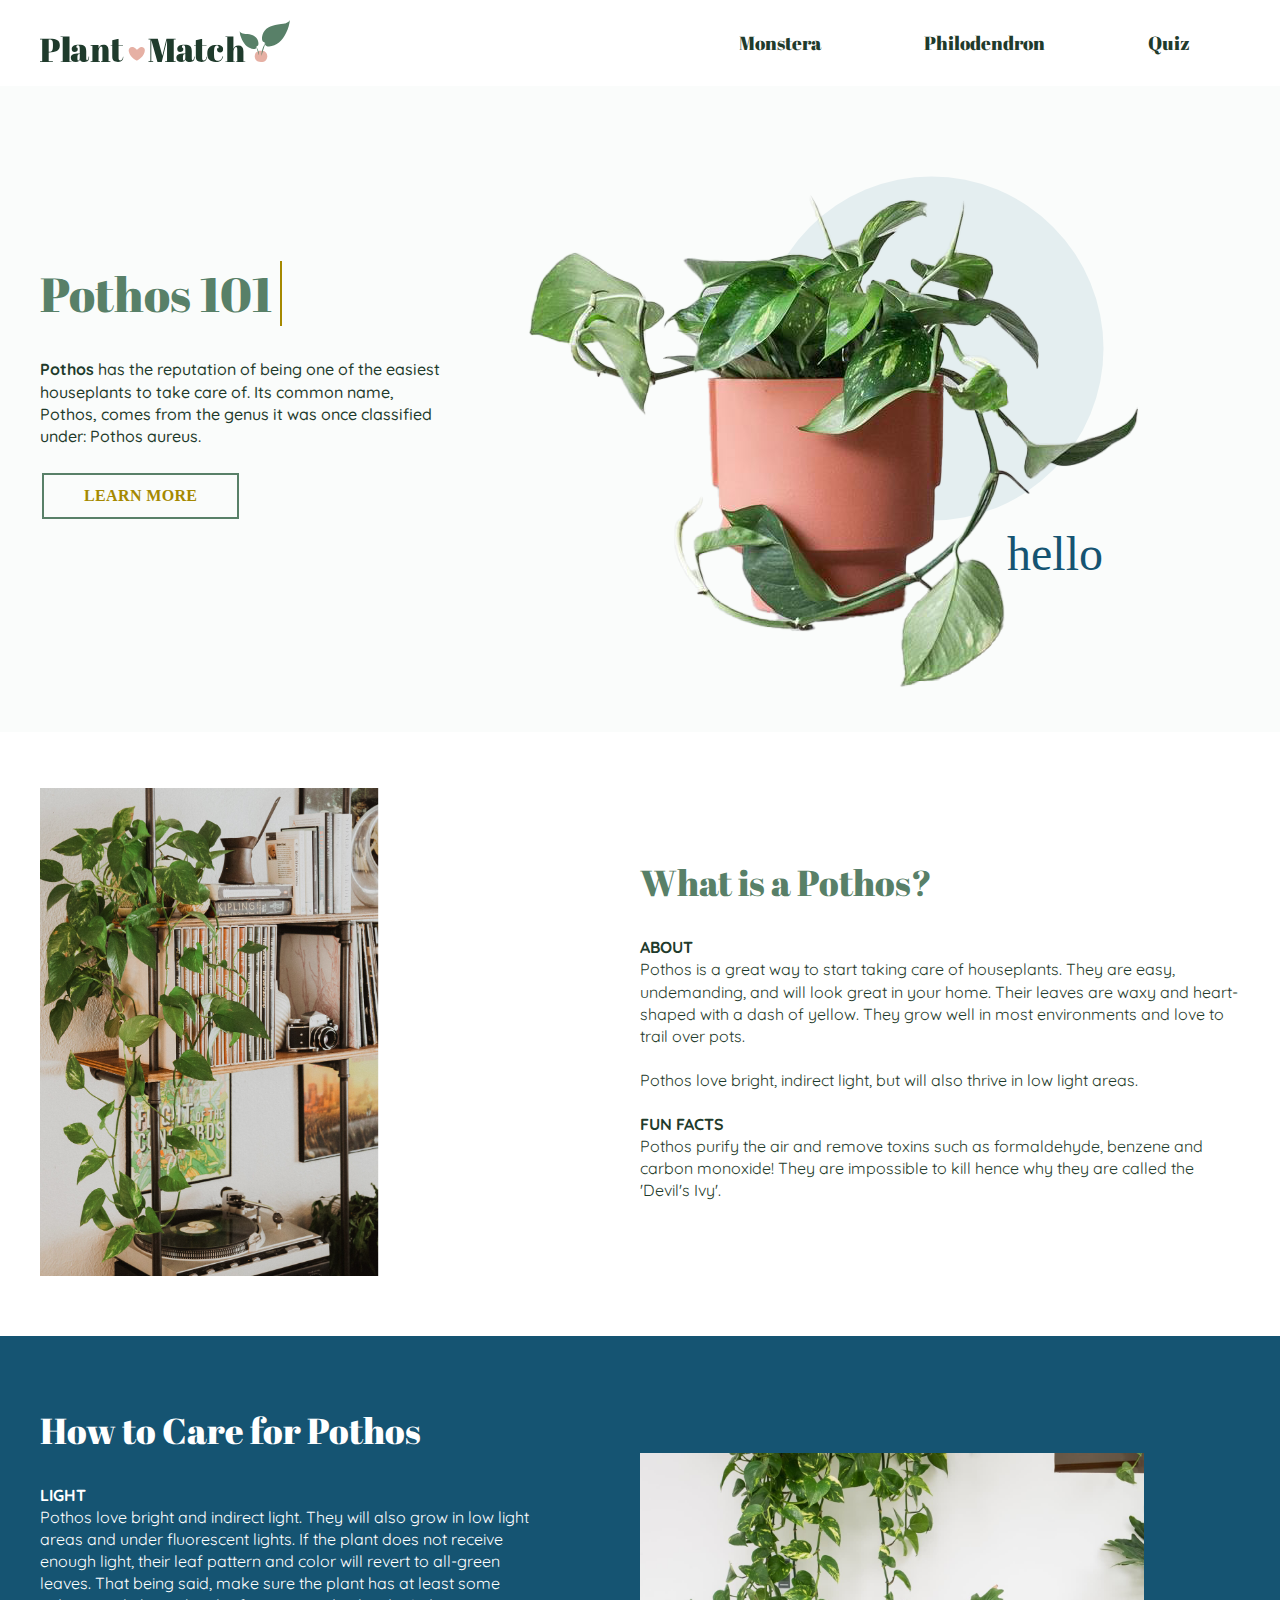
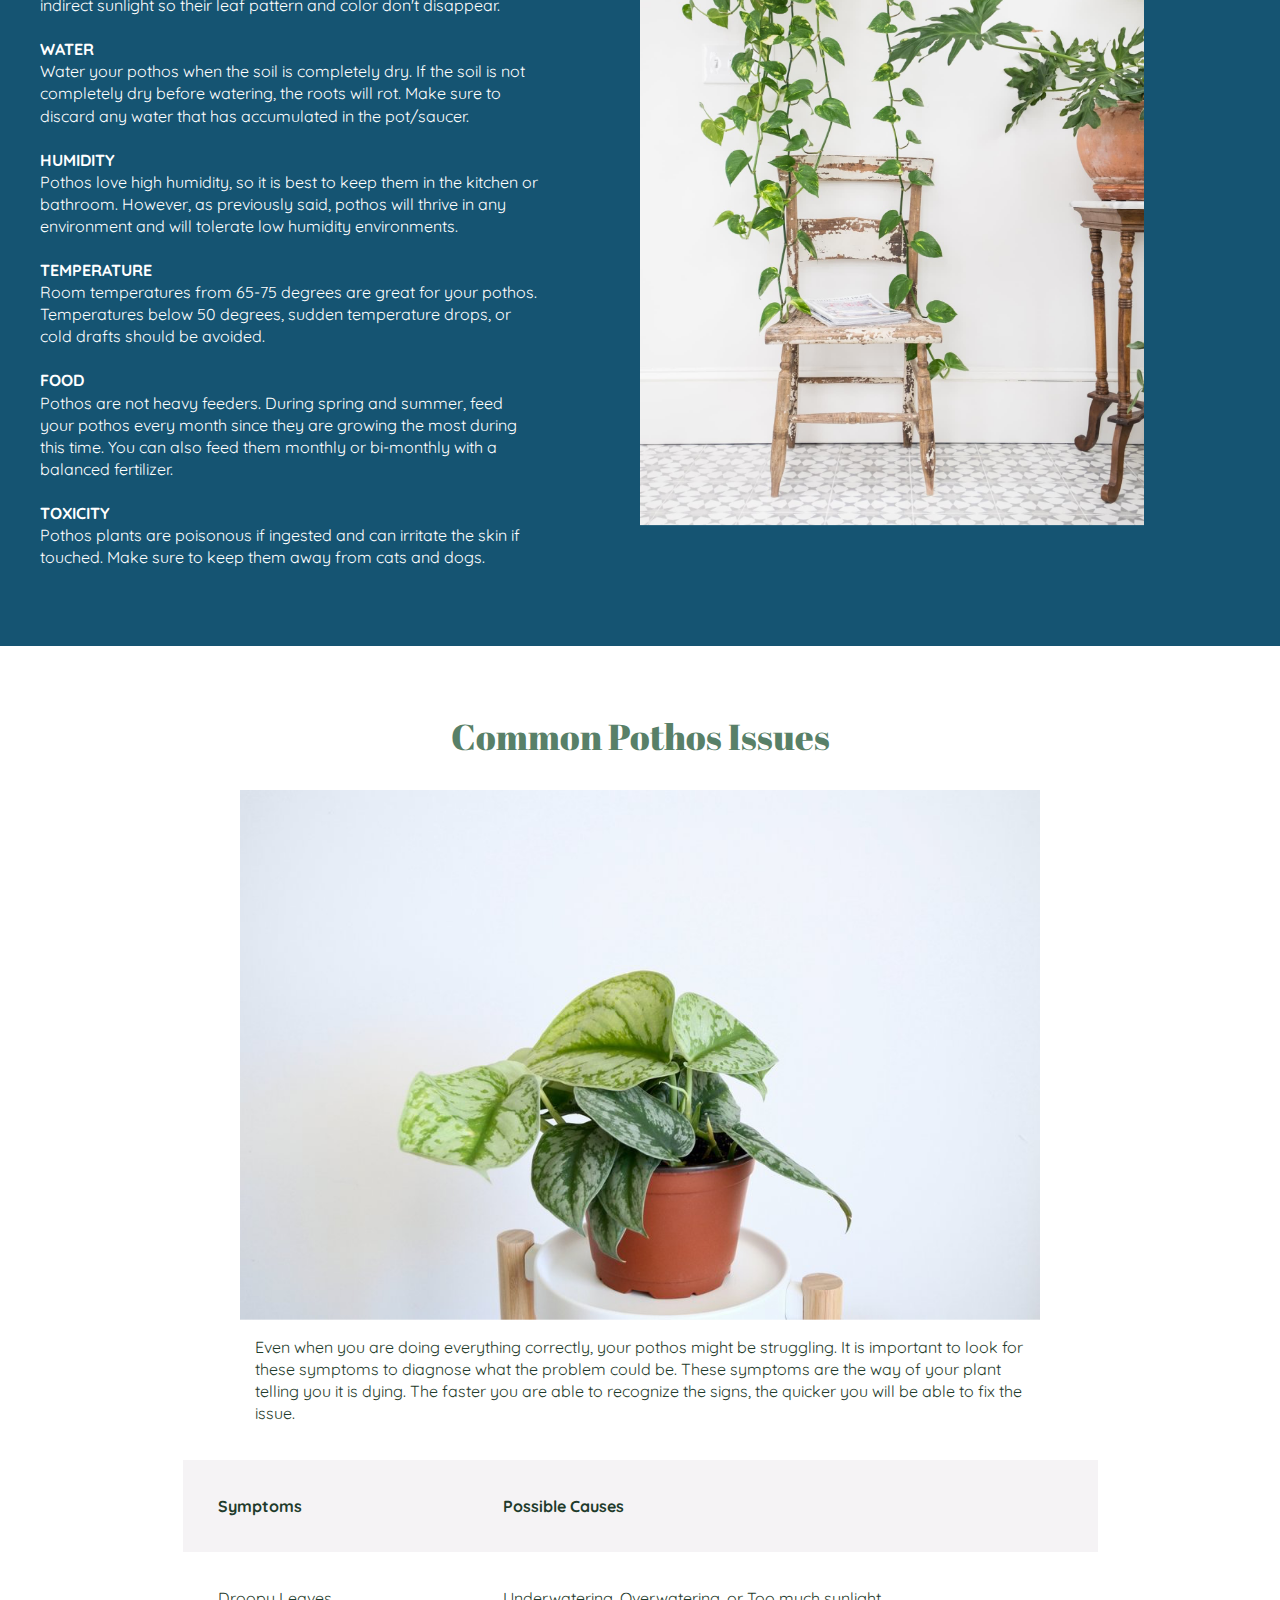
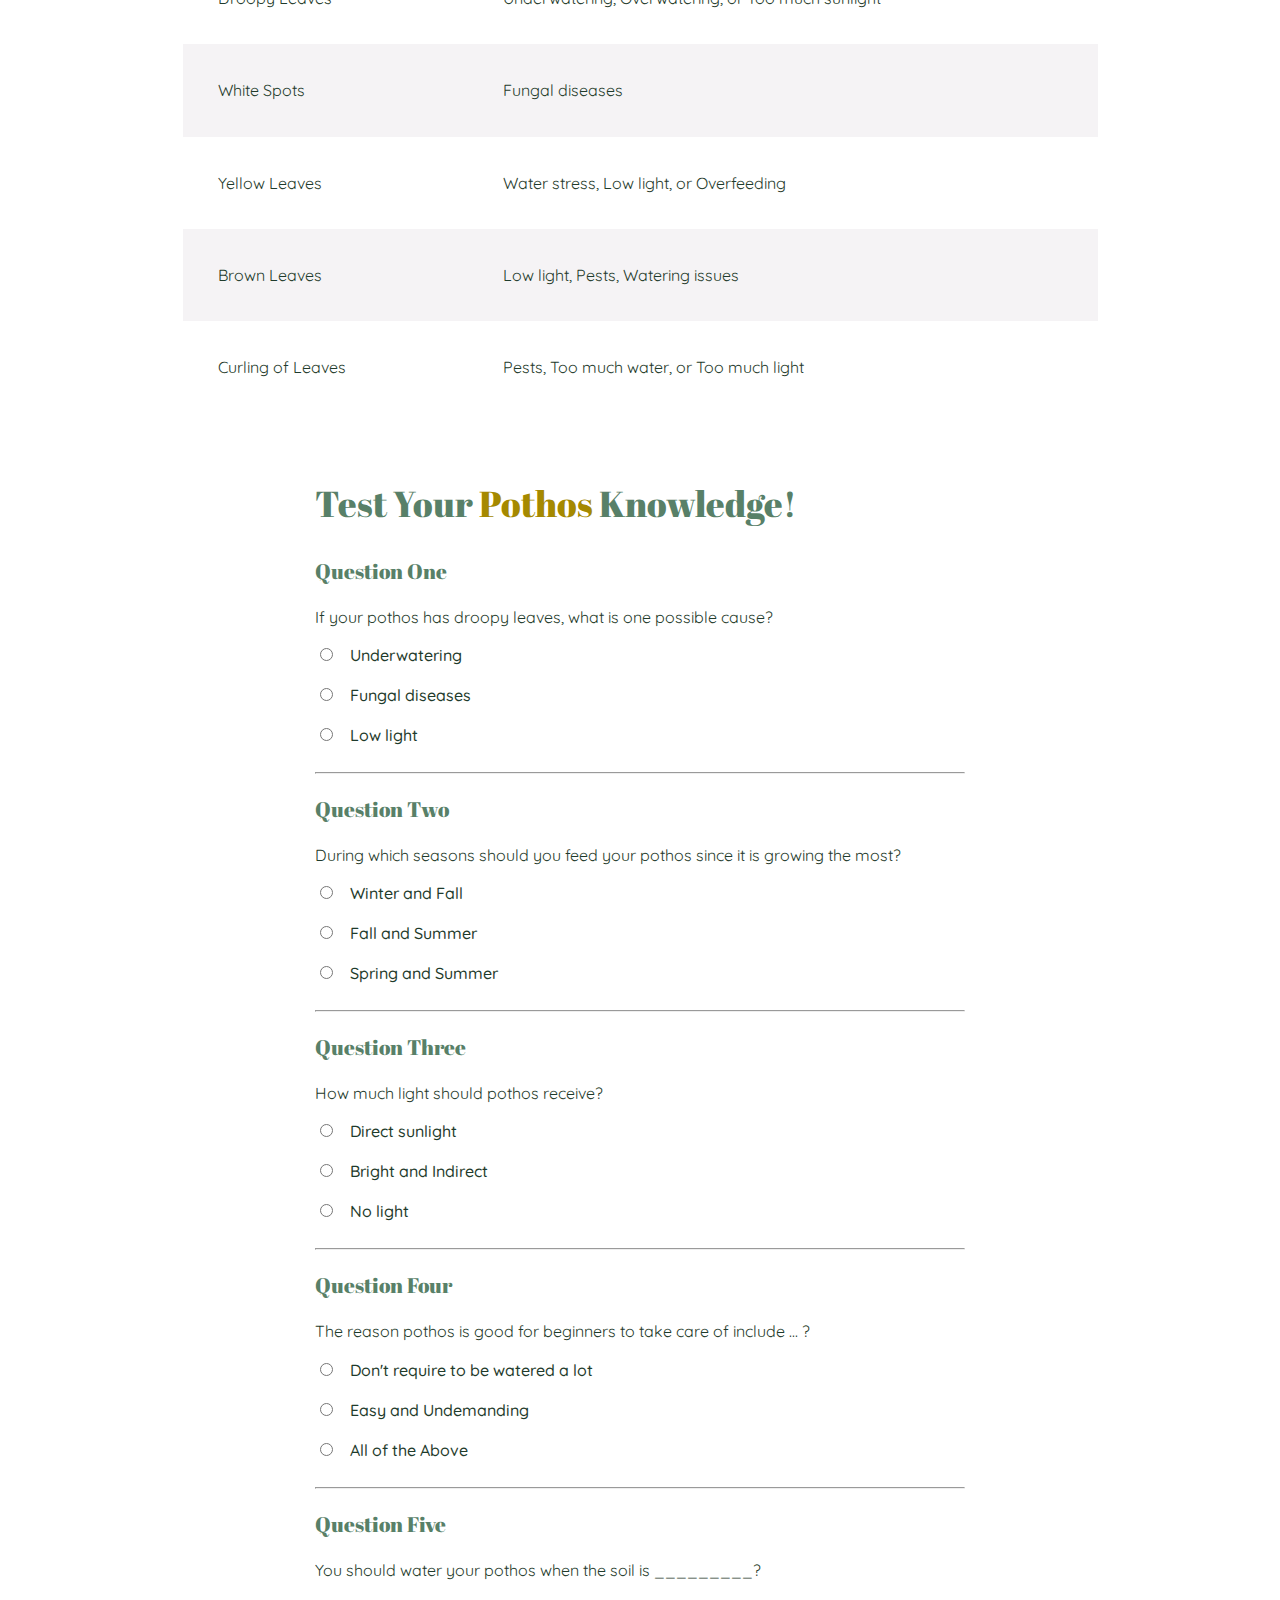
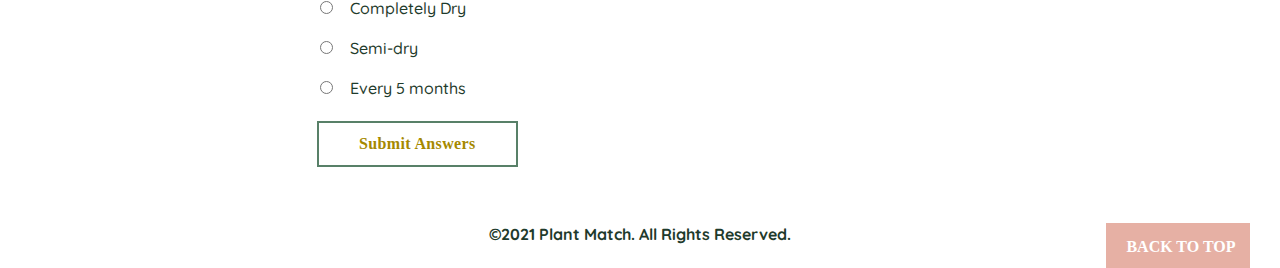
<file: pothos.html>
<!DOCTYPE html>
<html lang="en">

<!--Plant Match - Pothos-->
<!--Copy Sources: https://bloomscape.com/plant-care-guide/monstera/#g2
    https://thehealthyhouseplant.com/diagnosing-your-monstera-deliciosa-whats-wrong-and-what-can-you-do/
    https://bloomsprouts.com/monstera-care/#grow
    https://www.floradelaterre.com/monstera-companion-plants/
    https://bloomscape.com/plant-care-guide/philodendron/
    https://www.thesill.com/blogs/plants-101/how-to-care-for-golden-pothos-epipremnum-aureum
    https://extension.psu.edu/philodendron-diseases
    https://www.thespruce.com/grow-philodendron-houseplants-1902768-->

<head>
    <title>Plant Match - Pothos</title>
    <link rel="shortcut icon" type="image/jpg" href="images/icon-favicon.svg" />

    <meta name="viewport" content="width=device-width, initial-scale=0.86, maximum-scale=5.0, minimum-scale=0.86">

    <!--Style Sheet-->
    <link href="index.css" type="text/css" rel="stylesheet" />

    <!--JS-->
    <script type="text/javascript" src="index.js"></script>

    <!--Google Font Quicksand-->
    <link rel="preconnect" href="https://fonts.googleapis.com">
    <link rel="preconnect" href="https://fonts.gstatic.com" crossorigin>
    <link href="https://fonts.googleapis.com/css2?family=Quicksand:wght@400;500;700&display=swap" rel="stylesheet">
    <!--Google Font Abril Fatface-->
    <link rel="preconnect" href="https://fonts.googleapis.com">
    <link rel="preconnect" href="https://fonts.gstatic.com" crossorigin>
    <link href="https://fonts.googleapis.com/css2?family=Abril+Fatface&display=swap" rel="stylesheet">
    <!--Google Open Sans-->
    <link rel="preconnect" href="https://fonts.googleapis.com">
    <link rel="preconnect" href="https://fonts.gstatic.com" crossorigin>
    <link href="https://fonts.googleapis.com/css2?family=Open+Sans:wght@400;500;700&display=swap" rel="stylesheet">
</head>

<!-- Navigation Bar Section -->

<body id="top">

    <div id="pot"></div>
    <div class="box-header">
        <header>
            <!--Original Logo Created In Adobe Illustrator-->
            <a href="index.html"><img src="images/icon-logo.svg" alt="Plant Match" class="logo" /></a>
            <nav>
                <a class="nav" href="monstera.html">Monstera</a>
                <a class="nav" href="philodendron.html">Philodendron</a>
                <a class="nav" href="#quiz">Quiz</a>
            </nav>
        </header>
    </div>

    <!--Pothos 101-->
    <div><br></br></div>
    <div class="box-lightgreen">
        <div class="container">
            <div class="content">
                <h1 class="pothos">Pothos 101</h1>
                <p class="sub"> <b>Pothos</b> has the reputation of being one of the easiest houseplants to take care
                    of. Its common name, Pothos, comes from the genus it was once classified under: Pothos aureus.
                    <br></br>
                    <a href="#what"><button>LEARN MORE</button></a>
            </div>
            <!-- Image Source: https://www.etsy.com/listing/1102700951/hanging-marble-pothos-art-print -->
            <div id="image" class="image"><img src="images/image-hero-pothos.svg" alt="Pothos in Pot"
                    title="&copy;Leaf Envy &copy;BoramLimStudio"></div>
            <script>
                document.querySelector('#image').addEventListener('mouseover', e => {
                    e.target.src = "images/image-hero-pothos-hover.svg";
                });
            </script>
        </div>
    </div>

    <!--What is a Pothos?-->
    <div id="what"><br></br></div>
    <div>
        <div class="container">
            <div class="image-2"><img src="images/image-what-pothos.svg" alt="Pothos on Shelf"
                    title="&copy;Lizzy Powers" /></div>
            <div class="content-2">
                <h2>What is a Pothos?</h2>
                <p><b>ABOUT</b><br>
                    Pothos is a great way to start taking care of houseplants. They are easy, undemanding, and will look
                    great in
                    your home. Their leaves are waxy and heart-shaped with a dash of yellow. They grow well in most
                    environments
                    and love to trail over pots.<br></br>

                    Pothos love bright, indirect light, but will also thrive in low light areas. <br></br>

                    <b>FUN FACTS</b><br>
                    Pothos purify the air and remove toxins such as formaldehyde, benzene and carbon monoxide! They are
                    impossible
                    to kill hence why they are called the 'Devil's Ivy'.
                    <br></br>
            </div>
        </div>
    </div>

    <!-- How to Care for Pothos -->
    <div><br></br></div>
    <div class="box-seablue">
        <div class="container">
            <div class="content-3">
                <h2 style="color: white;">How to Care for Pothos</h2>
                <p style="color: white;">
                    <b>LIGHT</b><br>
                    Pothos love bright and indirect light. They will also grow in low light areas and under fluorescent
                    lights.
                    If the plant does not receive enough light, their leaf pattern and color will revert to all-green
                    leaves. That
                    being said, make sure the plant has at least some indirect sunlight so their leaf pattern and color
                    don't
                    disappear.<br></br>

                    <b>WATER</b><br>
                    Water your pothos when the soil is completely dry. If the soil is not completely dry before
                    watering, the roots
                    will rot. Make sure to discard any water that has accumulated in the pot/saucer.<br></br>

                    <b>HUMIDITY</b><br>
                    Pothos love high humidity, so it is best to keep them in the kitchen or bathroom. However, as
                    previously said,
                    pothos will thrive in any environment and will tolerate low humidity environments.<br></br>

                    <b>TEMPERATURE</b><br>
                    Room temperatures from 65-75 degrees are great for your pothos. Temperatures below 50 degrees,
                    sudden temperature
                    drops, or cold drafts should be avoided.<br></br>

                    <b>FOOD</b><br>
                    Pothos are not heavy feeders. During spring and summer, feed your pothos every month since they are
                    growing
                    the most during this time. You can also feed them monthly or bi-monthly with a balanced
                    fertilizer.<br></br>

                    <b>TOXICITY</b><br>
                    Pothos plants are poisonous if ingested and can irritate the skin if touched. Make sure to keep them
                    away from
                    cats and dogs.<br></br>
            </div>

            <div class="image-3"><img src="images/image-how-pothos.svg" alt="Trailing Pothos"
                    title="&copy;Emily Billings" /></div>
        </div>
    </div>

    <div><br></br></div>

    <!-- Common Pothos Issues -->
    <div>
        <h2 style="text-align: center;">Common Pothos Issues</h2>
    </div>
    <div class="container">
        <img class="center" src="images/image-issues-pothos.svg" alt="Yellowing Pothos" title="&copy;Outside In" />
        <p style="width: 770px;">
            Even when you are doing everything correctly, your pothos might be struggling. It is important to look for
            these
            symptoms to diagnose what the problem could be. These symptoms are the way of your plant telling you it is
            dying.
            The faster you are able to recognize the signs, the quicker you will be able to fix the issue.
        </p>
    </div>
    <table>
        <tr>
            <th style="font-weight: bold;">Symptoms</th>
            <td style="font-weight: bold;">Possible Causes</td>
        </tr>
        <tr>
            <th style="background-color: white;">Droopy Leaves</th>
            <td style="background-color: white;">Underwatering, Overwatering, or Too much sunlight</td>
        </tr>
        <tr>
            <th>White Spots</th>
            <td>Fungal diseases</td>
        </tr>
        <tr>
            <th style="background-color: white;">Yellow Leaves</th>
            <td style="background-color: white;">Water stress, Low light, or Overfeeding</td>
        </tr>
        <tr>
            <th>Brown Leaves</th>
            <td>Low light, Pests, Watering issues</td>
        </tr>
        <tr>
            <th style="background-color: white;">Curling of Leaves</th>
            <td style="background-color: white;">Pests, Too much water, or Too much light</td>
        </tr>
    </table>
    <br id="quiz"></br>
    </div>

    <!--Test Your Pothos Knowledge-->
    <form class="container-quiz" name="quiz">
        <h2>Test Your <span class="color-word">Pothos</span> Knowledge!</h2>
        <h3>Question One</h3>
        <p>If your pothos has droopy leaves, what is one possible cause?</p>
        <input type="radio" id="Underwatering" name="questionOne" value="Underwatering">
        <label for="Underwatering">Underwatering</label><br><br>

        <input type="radio" id="Fungal-diseases" name="questionOne" value="Fungal diseases">
        <label for="Fungal-diseases">Fungal diseases</label><br><br>

        <input type="radio" id="Low-light" name="questionOne" value="Low Light">
        <label for="Low-light">Low light</label><br><br>
        <hr>

        <h3>Question Two</h3>
        <p>During which seasons should you feed your pothos since it is growing the most?</p>
        <input type="radio" id="Winter-and-Fall" name="questionTwo" value="Winter and Fall">
        <label for="Winter-and-Fall">Winter and Fall</label><br><br>

        <input type="radio" id="Fall-and-Summer" name="questionTwo" value="Fall and Summer">
        <label for="Fall-and-Summer">Fall and Summer</label><br><br>

        <input type="radio" id="Spring-and-Summer" name="questionTwo" value="Spring and Summer">
        <label for="Spring-and-Summer">Spring and Summer</label><br><br>
        <hr>

        <h3>Question Three</h3>
        <p>How much light should pothos receive?</p>
        <input type="radio" id="Direct-sunlight" name="questionThree" value="Direct Sunlight">
        <label for="Direct-sunlight">Direct sunlight</label><br><br>

        <input type="radio" id="Bright-and-Indirect" name="questionThree" value="Bright and Indirect">
        <label for="Bright-and-Indirect">Bright and Indirect</label><br><br>

        <input type="radio" id="No-light" name="questionThree" value="No Light">
        <label for="No-light">No light</label><br><br>
        <hr>

        <h3>Question Four</h3>
        <p>The reason pothos is good for beginners to take care of include ... ?</p>
        <input type="radio" id="Don't-require-to-be-watered-a-lot" name="questionFour"
            value="Don't require to be watered a lot">
        <label for="Don't-require-to-be-watered-a-lot">Don't require to be watered a lot</label><br><br>

        <input type="radio" id="Easy-and-Undemanding" name="questionFour" value="Easy and Undemanding">
        <label for="Easy-and-Undemanding">Easy and Undemanding</label><br><br>

        <input type="radio" id="All-of-the-Above" name="questionFour" value="All of the Above">
        <label for="All-of-the-Above">All of the Above</label><br><br>
        <hr>

        <h3>Question Five</h3>
        <p>You should water your pothos when the soil is _________?</p>
        <input type="radio" id="Completely-Dry" name="questionFive" value="Completely Dry">
        <label for="Completely-Dry">Completely Dry</label><br><br>

        <input type="radio" id="Semi-dry" name="questionFive" value="Semi-dry">
        <label for="Semi-dry">Semi-dry</label><br><br>

        <input type="radio" id="Every-5-months" name="questionFive" value="Every 5 months">
        <label for="Every-5-months">Every 5 months</label><br><br>

        <input class="input" type="button" name="Submit Answers" value="Submit Answers"
            onclick="checkPothos()">&nbsp;&nbsp;
        <p class="results" id="results"></p>
    </form>

    <br></br>

    <!--Footer Section-->
    <footer>
        <a href="#top"><img src="images/icon-top.svg" class="top" /></a>
        <p class="copyright"> &#169;2021 Plant Match. All Rights Reserved.</p>
    </footer>

</body>

</html>
</file>
<file: index.css>
/* Plant Match CSS */
html {
    scroll-behavior: smooth;
}

body {
    padding: 0;
    margin: 0;
}

p {
    font-family: 'Quicksand', sans-serif;
    font-size: 16px;
    font-weight: 400;
    line-height: 1.38;
    color: #1F3B2C;
}

p.sub {
    font-weight: 500;
}

h1 {
    font-family: 'Abril Fatface', cursive;
    font-size: 48px;
    font-weight: normal;
    color: #588068;
    width: 390px;
    overflow: hidden;
    white-space: nowrap;
    border-right: 2px solid #a58900;
    animation: typing 2.5s steps(10, end), cursor 1.5s steps(10, end) infinite;
}

@keyframes typing {
    from {
        width: 0
    }
}

@keyframes cursor {
    50% {
        border-color: transparent
    }
}

h1.home {
    width: 413px;
}

h1.monstera {
    width: 300px;
}

h1.phil {
    width: 405px;
}

h1.pothos {
    width: 240px;
}

h2 {
    font-family: 'Abril Fatface', cursive;
    font-size: 36px;
    font-weight: normal;
    color: #588068;
}

h3 {
    font-family: 'Abril Fatface', cursive;
    font-size: 21px;
    font-weight: normal;
    color: #588068;
}

footer {
    text-align: center;

}

button {
    padding: 12px 40px;
    text-align: center;
    text-decoration: none;
    display: inline-block;
    font-family: OpenSans;
    font-size: 16px;
    font-weight: bold;
    letter-spacing: 0.36px;
    color: #a58900;
    margin: 4px 2px;
    cursor: pointer;
    background-color: transparent;
    border: 2px solid #588068;
    transition-duration: 0.4s;
}

button:hover {
    background-color: #588068;
    color: white;
    border: 2px solid #588068;
}

label {
    font-family: 'Quicksand', sans-serif;
    font-size: 16px;
    font-weight: 500;
    line-height: 1.38;
    color: #1F3B2C;
    margin: 10px;
}

.input {
    padding: 12px 40px;
    text-align: center;
    text-decoration: none;
    display: inline-block;
    font-family: OpenSans;
    font-size: 16px;
    font-weight: bold;
    letter-spacing: 0.36px;
    color: #a58900;
    margin: 4px 2px;
    cursor: pointer;
    background-color: transparent;
    border: 2px solid #588068;
    transition-duration: 0.4s;
}

p.results {
    display: inline;
    font-weight: bold;
    font-size: 21px;
    color: #588068;
}


/* Navigation Bar Section */
nav {
    font-family: 'Abril Fatface', cursive;
    font-size: 19px;
    font-weight: normal;
    margin: 30px 0;
    padding: 0;
    text-align: right;
    justify-content: center;
    align-items: center;
    order: 1;
    flex: 1 0 900px;
}

a.nav {
    padding: 0 50px;
    text-align: right;
    text-decoration: none;
    animation-name: fadein;
    animation-duration: 3s;
}

@keyframes fadein {
    from {
        opacity: 0
    }

    to {
        opacity: 1
    }
}

a {
    color: #1F3B2C;
}

a:hover {
    color: #A58900;
}

a.active {
    color: #A58900;
}

.color-word {
    color: #A58900;
}

.box-header {
    position: fixed;
    background-color: white;
    width: 100%;
    z-index: 100;
}

header {
    width: 1200px;
    padding: 0;
    margin: 0 auto;
    display: flex;
    flex-wrap: wrap;
    justify-content: center;
    align-items: center;
    text-align: right;
}

img.logo {
    width: 250px;
    animation-name: fadein;
    animation-duration: 3s;
}

@keyframes fadein {
    from {
        opacity: 0
    }

    to {
        opacity: 1
    }
}


/* Selectors */
.container>* {
    padding: 20px auto;
}

.container {
    max-width: 1200px;
    margin: 20px auto;
    display: flex;
    flex-wrap: wrap;
    justify-content: center;
}

.container-quiz {
    max-width: 650px;
    margin: auto;
    justify-content: center;
}

.box-lightgreen {
    background-color: #FAFCFB;
    width: 100%;
    padding: 20px 0;
    animation-name: colors;
    animation-duration: 8s;
    animation-iteration-count: infinite;
}

@keyframes colors {
    0% {
        background-color: #FAFCFB;
    }

    25% {
        background-color: #FFF9F8;
    }

    50% {
        background-color: #F4FCFF;
    }

    100% {
        background-color: #FAFCFB;
    }
}

.box-seablue {
    background-color: #155472;
    width: 100%;
    padding: 20px 0;
}

.box-lightblue {
    background-color: rgba(21, 84, 114, 0.05);
    width: 100%;
    padding: 20px 0;
}

.content {
    margin: auto 0px;
    color: white;
    order: 1;
    flex: 1 1 350px;
    max-width: 400px;
}

.content-2 {
    margin: auto 0px;
    order: 1;
    flex: 1 1 600px;
    max-width: 600px;
}

.content-3 {
    margin: auto 0px;
    order: 2;
    flex: 1 1 600px;
    max-width: 500px;
}

.content-4 {
    margin: auto 0px;
    order: 2;
    flex: 1 1 600px;
    max-width: 615px;
}

.plant-link {
    font-family: 'Abril Fatface', cursive;
    font-size: 24px;
    margin: auto;
    margin-bottom: 50px;
    padding: auto;
    width: 600px;
    text-align: center;
}

.image {
    order: 2;
    flex: 1 0 54px;
    text-align: right;
    margin: 100px 100px 0px 20px;
    animation-name: breathe;
    animation-duration: 4s;
    animation-timing-function: ease-out;
    animation-delay: 1s;
    animation-direction: alternate;
    animation-iteration-count: infinite;
    animation-fill-mode: none;
}

.image-2 {
    order: 1;
    flex: 1 0 100px;
    text-align: left;
    margin: auto;
}

.image-3 {
    order: 2;
    flex: 1 0 100px;
    text-align: left;
    margin: auto;
    margin-left: 100px;
}

.image-4 {
    order: 1;
    flex: 1 0 100px;
    text-align: center;
}

p.copyright {
    text-align: center;
    font-weight: 700;
}

.grid {
    max-width: 1000px;
    margin: 10px auto;
    display: grid;
    grid-template-columns: repeat(auto-fit, minmax(300px, 1fr));
    grid-gap: 20px;
    text-align: center;
}

.tile {
    text-decoration: none;
    font-family: 'Abril Fatface', cursive;
    font-size: 21px;
    font-weight: normal;
    color: #588068;
}

img.top {
    padding: auto;
    position: absolute;
    right: 30px;
}


/* Table Styles */
table {
    border: hidden;
    border-width: 0px;
    margin: 0px auto;
    border-collapse: collapse;
}

th {
    border-style: hidden;
    border-width: 0px;
    font-family: 'Quicksand', sans-serif;
    font-size: 16px;
    line-height: 1.38;
    color: #1F3B2C;
    background-color: #F5F3F5;
    width: 250px;
    text-align: left;
    padding: 35px;
    font-weight: 400;
}

td {
    border-style: hidden;
    border-width: 0px;
    font-family: 'Quicksand', sans-serif;
    font-size: 16px;
    line-height: 1.38;
    color: #1F3B2C;
    background-color: #F5F3F5;
    width: 550px;
    text-align: left;
    font-weight: 400;
    padding: 0px 45px 0px 0px;
}

/* Medium-Tablet */
@media (max-width: 991.98px) {

    p,
    th,
    td {
        font-size: 18px;
    }

    .box-header {
        position: relative;
        background-color: white;
        width: 100%;
    }

    header {
        width: 1px;
        padding: 0;
        margin: 0 auto;
        display: flex;
        justify-content: center;
        align-items: center;
        text-align: center;
    }

    nav {
        margin: auto;
        padding: 5px;
        display: flex;
        flex-wrap: wrap;
        text-align: center;
        justify-content: center;
        order: 1;
        flex: 1 0 900px;
    }

    img.logo {
        padding: 25px;
    }

    .container {
        max-width: 900px;
        margin: 0 20px;
        display: flex;
        flex-wrap: wrap;
        justify-content: center;
        text-align: left;
    }

    .image {
        order: 2;
        flex: 1 0 54px;
        text-align: center;
        margin: auto;
        width: 300px;
    }

    .image-2 {
        order: 1;
        flex: 1 0 100px;
        text-align: center;
        margin: auto;
    }

    .image-3 {
        order: 2;
        flex: 1 0 100px;
        text-align: center;
        margin: auto;
        padding: 20px;
    }

    .pothos-link {
        font-family: 'Abril Fatface', cursive;
        font-size: 24px;
        margin: auto;
        width: 900px;
        text-align: center;
    }

    p.results {
        display: inline;
        font-weight: bold;
        font-size: 21px;
        color: #588068;
    }

    p.copyright {
        text-align: center;
        font-weight: 700;
        font-size: 14px;
    }

    label {
        font-size: 18px;
    }
}

/* Small-Mobile */
@media (max-width: 767.98px) {

    p,
    th,
    td {
        font-size: 18px;
    }

    .box-header {
        position: relative;
        background-color: white;
        width: 100%;
    }

    header {
        width: 200px;
        padding: 0;
        margin: 0;
        display: flex;
        flex-wrap: wrap;
        justify-content: center;
        align-items: center;
        text-align: right;
        margin: 0 auto;
    }

    nav {
        margin: 0;
        padding: 0;
        display: flex;
        flex-wrap: wrap;
        text-align: center;
        justify-content: center;
        order: 1;
        flex: 1 0 700px;
    }

    .hero {
        text-align: center;
        position: relative;
        top: 0;
        padding-bottom: 0;
        z-index: -1;
    }

    .container {
        max-width: 700px;
        margin: 0 15px;
        display: flex;
        flex-wrap: wrap;
        justify-content: center;
        text-align: left;
    }

    h2 {
        text-align: center;
        font-size: 28px;
    }

    .image {
        order: 2;
        flex: 1 0 100px;
        text-align: center;
        margin: 0 auto;
    }

    .image-2 {
        order: 2;
        flex: 1 0 200px;
        text-align: center;
        margin: 20px 20px;
    }

    .pothos-link {
        font-family: 'Abril Fatface', cursive;
        font-size: 24px;
        margin: auto;
        padding: auto;
        width: 600px;
        text-align: center;
    }

    .container-quiz {
        max-width: 650px;
        margin: auto 15px;
        justify-content: center;
    }

    p.results {
        display: block;
        font-weight: bold;
        font-size: 18px;
        color: #588068;
    }

    p.copyright {
        text-align: center;
        font-weight: 700;
        font-size: 14px;
    }

    label {
        font-size: 18px;
    }

    img.top {
        padding: auto;
        position: static;
        text-align: center;
    }
}
</file>
